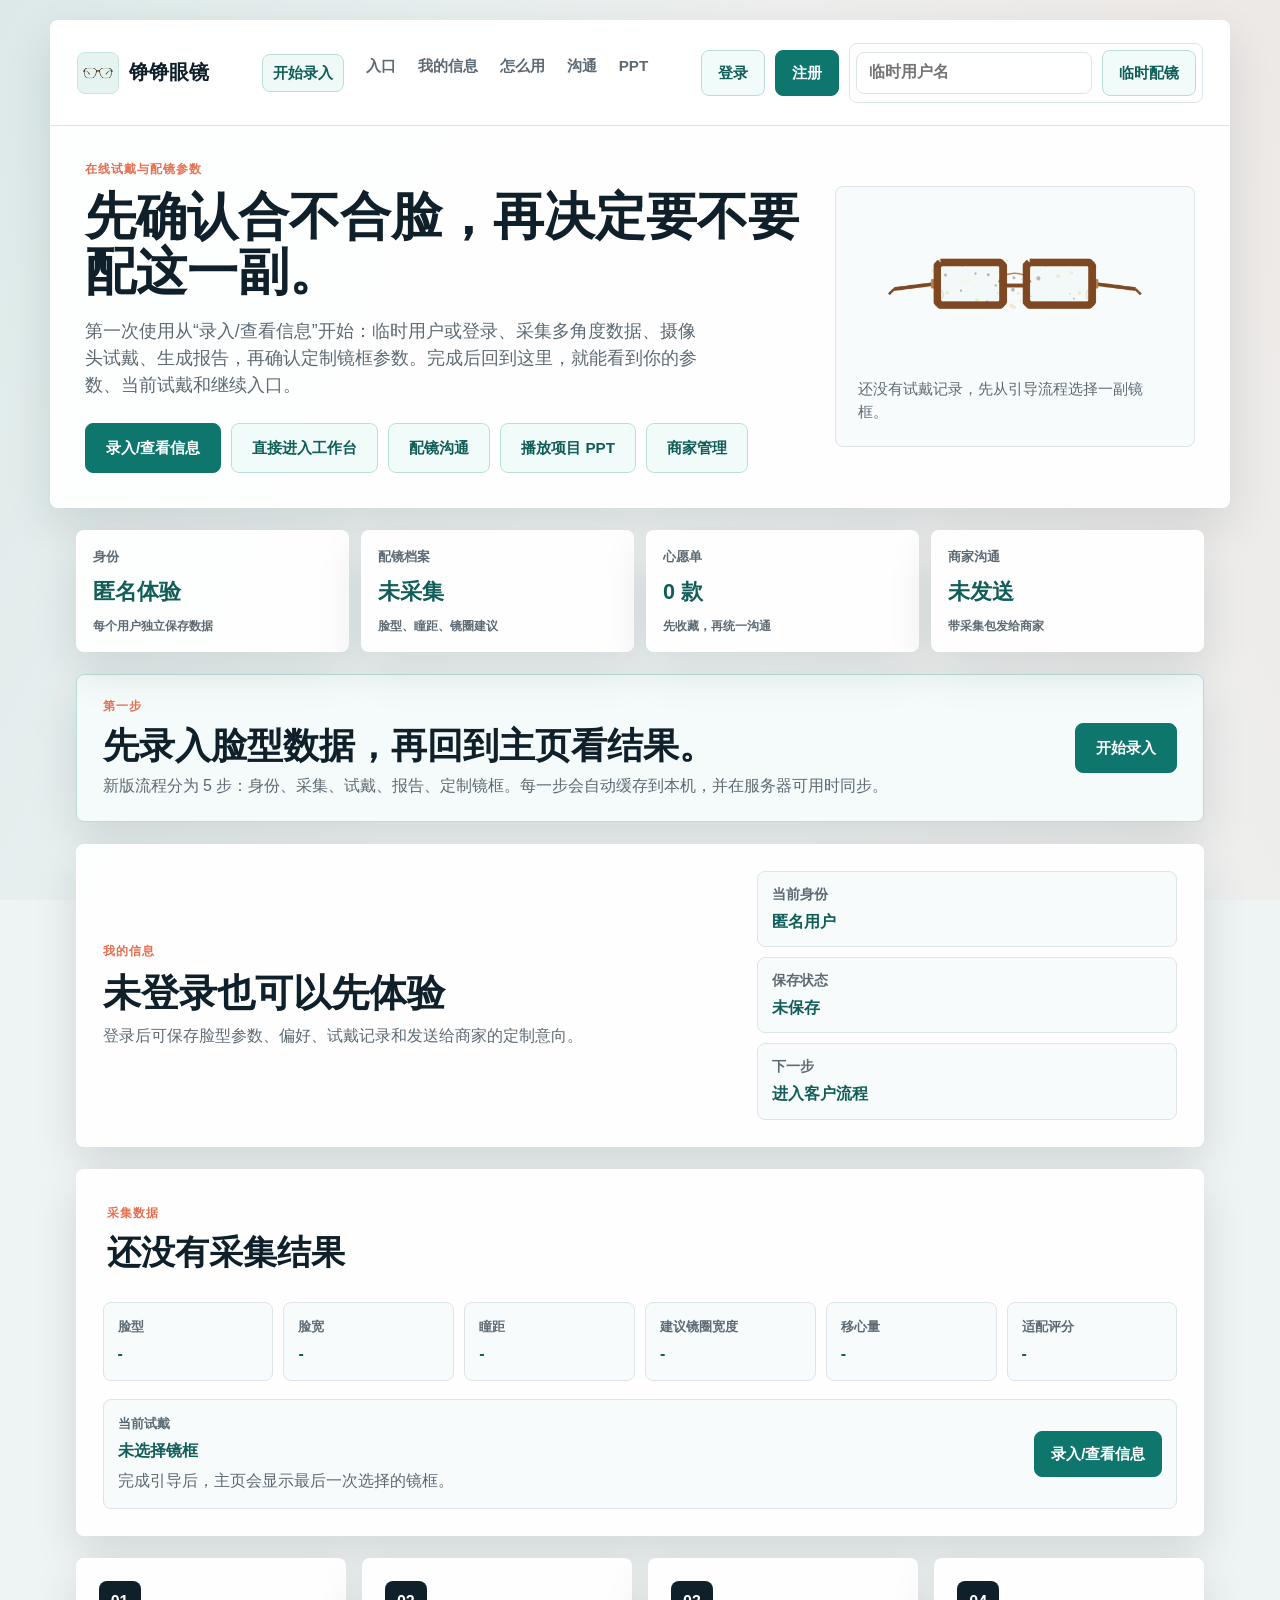
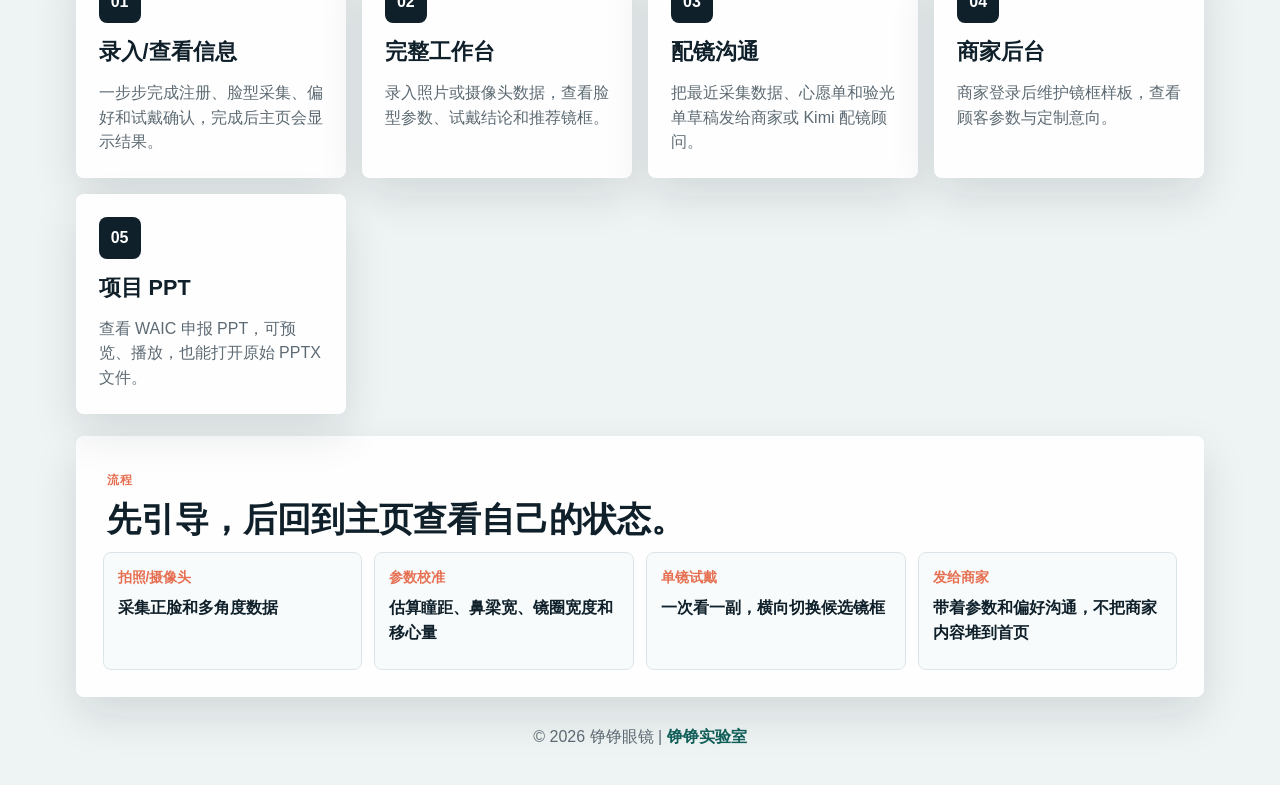
<file: index.html>
<!DOCTYPE html>
<html lang="zh-CN">
<head>
    <meta charset="UTF-8">
    <meta name="viewport" content="width=device-width, initial-scale=1.0">
    <meta name="description" content="铮铮眼镜提供在线试戴、脸型参数采集、镜框推荐和商家接单入口。">
    <title>铮铮眼镜 - 我的试戴主页</title>
    <link rel="icon" href="assets/favicon.png?v=20260621-app3" type="image/png">
    <link rel="apple-touch-icon" href="assets/apple-touch-icon.png?v=20260621-app3">
    <link rel="manifest" href="site.webmanifest?v=20260621-app3">
    <link rel="stylesheet" href="style.css?v=20260621-actionfix1">
</head>
<body class="home-page">
    <div class="glasses-container home-container">
        <header class="site-header home-header">
            <div class="header-top">
                <a href="./index.html" class="logo" aria-label="铮铮眼镜首页">
                    <span class="logo-mark">
                        <img src="assets/glasses-frame-ai-39.png?v=20260621-actionfix1" alt="">
                    </span>
                    <span>铮铮眼镜</span>
                </a>
                <nav class="top-nav" aria-label="页面导航">
                    <a class="nav-strong carry-user-link" href="./onboard.html">开始录入</a>
                    <a href="#entry-section">入口</a>
                    <a href="#profile-section">我的信息</a>
                    <a href="#how-it-works">怎么用</a>
                    <a class="carry-user-link" href="./chat.html">沟通</a>
                    <a href="./ppt.html">PPT</a>
                </nav>
                <div class="user-section" id="home-user-actions">
                    <a class="btn btn-secondary" id="home-login-link" href="https://zhengzhengstudio.cn/passport/login.html?redirect=https%3A%2F%2Fglasses.zhengzhengstudio.cn%2F&from=glasses">登录</a>
                    <a class="btn btn-primary" id="home-register-link" href="https://zhengzhengstudio.cn/passport/register.html?redirect=https%3A%2F%2Fglasses.zhengzhengstudio.cn%2F&from=glasses">注册</a>
                </div>
            </div>

            <section class="home-hero">
                <div class="home-hero-copy">
                    <p class="eyebrow">在线试戴与配镜参数</p>
                    <h1>先确认合不合脸，再决定要不要配这一副。</h1>
                    <p>第一次使用从“录入/查看信息”开始：临时用户或登录、采集多角度数据、摄像头试戴、生成报告，再确认定制镜框参数。完成后回到这里，就能看到你的参数、当前试戴和继续入口。</p>
                    <div class="hero-actions">
                        <a class="btn btn-primary btn-large carry-user-link" href="./onboard.html">录入/查看信息</a>
                        <a class="btn btn-secondary btn-large carry-user-link" href="./customer.html">直接进入工作台</a>
                        <a class="btn btn-secondary btn-large carry-user-link" href="./chat.html">配镜沟通</a>
                        <a class="btn btn-secondary btn-large" href="./ppt.html">播放项目 PPT</a>
                        <a class="btn btn-secondary btn-large carry-user-link" href="./merchant.html">商家管理</a>
                    </div>
                </div>
                <figure class="home-frame-preview">
                    <img id="home-current-frame" src="assets/glasses-frame-ai-46.png?v=20260621-actionfix1" alt="当前试戴镜框">
                    <figcaption id="home-frame-caption">还没有试戴记录，先从引导流程选择一副镜框。</figcaption>
                </figure>
            </section>
        </header>

        <main>
            <section class="home-status-grid" aria-label="当前使用状态">
                <div>
                    <span>身份</span>
                    <strong id="home-status-user">匿名体验</strong>
                    <small>每个用户独立保存数据</small>
                </div>
                <div>
                    <span>配镜档案</span>
                    <strong id="home-status-record">未采集</strong>
                    <small>脸型、瞳距、镜圈建议</small>
                </div>
                <div>
                    <span>心愿单</span>
                    <strong id="home-status-wishlist">0 款</strong>
                    <small>先收藏，再统一沟通</small>
                </div>
                <div>
                    <span>商家沟通</span>
                    <strong id="home-status-chat">未发送</strong>
                    <small>带采集包发给商家</small>
                </div>
            </section>

            <section class="home-onboard-banner" aria-label="录入入口">
                <div>
                    <p class="eyebrow">第一步</p>
                    <h2>先录入脸型数据，再回到主页看结果。</h2>
                    <p>新版流程分为 5 步：身份、采集、试戴、报告、定制镜框。每一步会自动缓存到本机，并在服务器可用时同步。</p>
                </div>
                <a class="btn btn-primary btn-large carry-user-link" href="./onboard.html">开始录入</a>
            </section>

            <section class="home-panel profile-panel" id="profile-section">
                <div>
                    <p class="eyebrow">我的信息</p>
                    <h2 id="home-profile-title">未登录也可以先体验</h2>
                    <p id="home-profile-desc">登录后可保存脸型参数、偏好、试戴记录和发送给商家的定制意向。</p>
                </div>
                <div class="profile-summary" id="home-profile-summary">
                    <div>
                        <span>当前身份</span>
                        <strong id="home-user-name">游客</strong>
                    </div>
                    <div>
                        <span>保存状态</span>
                        <strong id="home-save-state">未保存</strong>
                    </div>
                    <div>
                        <span>下一步</span>
                        <strong id="home-next-step">进入客户流程</strong>
                    </div>
                </div>
            </section>

            <section class="home-panel home-data-panel" id="home-data-panel">
                <div class="section-heading compact">
                    <p class="eyebrow">采集数据</p>
                    <h2 id="home-data-title">还没有采集结果</h2>
                </div>
                <div class="home-data-grid">
                    <div><span>脸型</span><strong id="home-face-shape">-</strong></div>
                    <div><span>脸宽</span><strong id="home-face-width">-</strong></div>
                    <div><span>瞳距</span><strong id="home-pd">-</strong></div>
                    <div><span>建议镜圈宽度</span><strong id="home-lens-width">-</strong></div>
                    <div><span>移心量</span><strong id="home-decentration">-</strong></div>
                    <div><span>适配评分</span><strong id="home-fit-score">-</strong></div>
                </div>
                <div class="home-current-tryon">
                    <div>
                        <span>当前试戴</span>
                        <strong id="home-frame-name">未选择镜框</strong>
                        <p id="home-frame-note">完成引导后，主页会显示最后一次选择的镜框。</p>
                    </div>
                    <a class="btn btn-primary carry-user-link" href="./onboard.html">录入/查看信息</a>
                </div>
            </section>

            <section class="entry-section" id="entry-section" aria-label="功能入口">
                <a class="entry-card carry-user-link" href="./onboard.html">
                    <span>01</span>
                    <h3>录入/查看信息</h3>
                    <p>一步步完成注册、脸型采集、偏好和试戴确认，完成后主页会显示结果。</p>
                </a>
                <a class="entry-card carry-user-link" href="./customer.html">
                    <span>02</span>
                    <h3>完整工作台</h3>
                    <p>录入照片或摄像头数据，查看脸型参数、试戴结论和推荐镜框。</p>
                </a>
                <a class="entry-card carry-user-link" href="./chat.html">
                    <span>03</span>
                    <h3>配镜沟通</h3>
                    <p>把最近采集数据、心愿单和验光单草稿发给商家或 Kimi 配镜顾问。</p>
                </a>
                <a class="entry-card carry-user-link" href="./merchant.html">
                    <span>04</span>
                    <h3>商家后台</h3>
                    <p>商家登录后维护镜框样板，查看顾客参数与定制意向。</p>
                </a>
                <a class="entry-card" href="./ppt.html">
                    <span>05</span>
                    <h3>项目 PPT</h3>
                    <p>查看 WAIC 申报 PPT，可预览、播放，也能打开原始 PPTX 文件。</p>
                </a>
            </section>

            <section class="home-panel" id="how-it-works">
                <div class="section-heading compact">
                    <p class="eyebrow">流程</p>
                    <h2>先引导，后回到主页查看自己的状态。</h2>
                </div>
                <div class="home-steps">
                    <div>
                        <span>拍照/摄像头</span>
                        <strong>采集正脸和多角度数据</strong>
                    </div>
                    <div>
                        <span>参数校准</span>
                        <strong>估算瞳距、鼻梁宽、镜圈宽度和移心量</strong>
                    </div>
                    <div>
                        <span>单镜试戴</span>
                        <strong>一次看一副，横向切换候选镜框</strong>
                    </div>
                    <div>
                        <span>发给商家</span>
                        <strong>带着参数和偏好沟通，不把商家内容堆到首页</strong>
                    </div>
                </div>
            </section>
        </main>

        <footer>
            <p>&copy; 2026 铮铮眼镜 | <a href="https://zhengzhengstudio.cn">铮铮实验室</a></p>
        </footer>
    </div>

    <script src="home.js?v=20260621-actionfix1"></script>
</body>
</html>
</file>
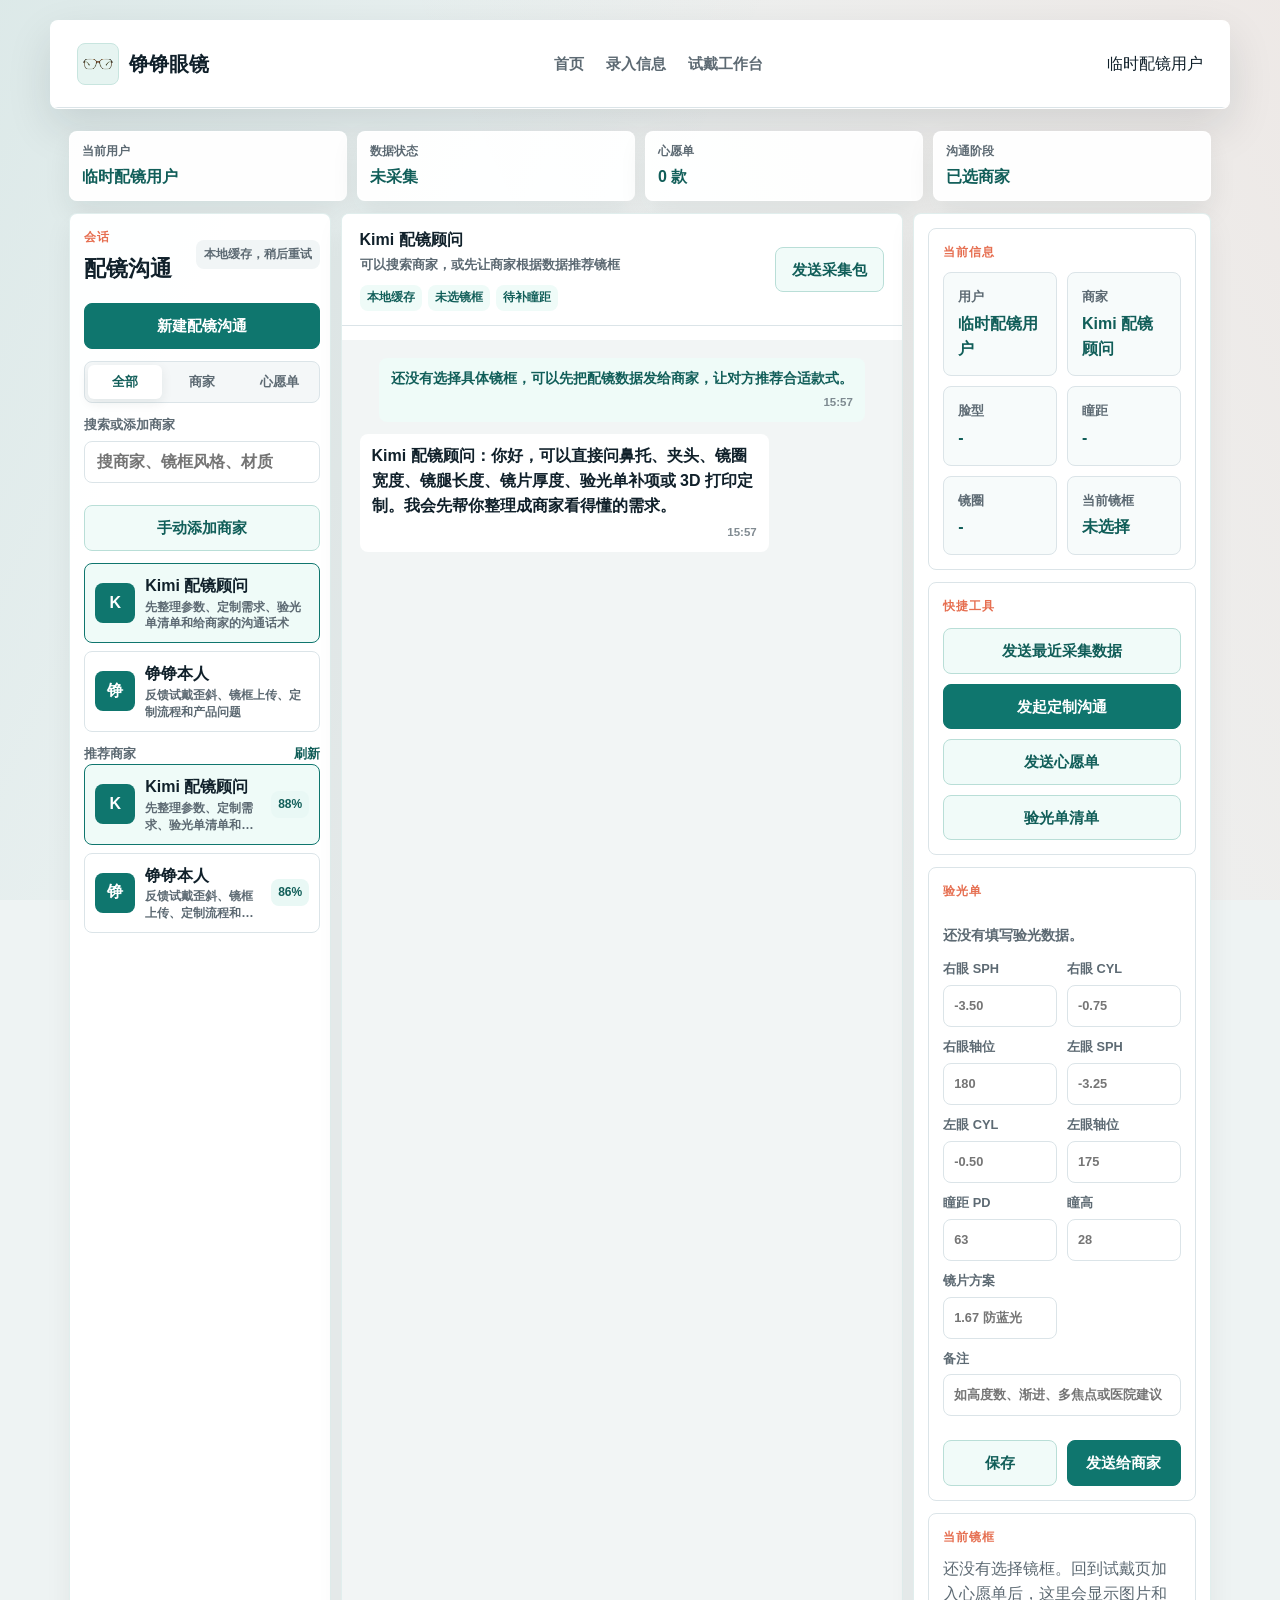
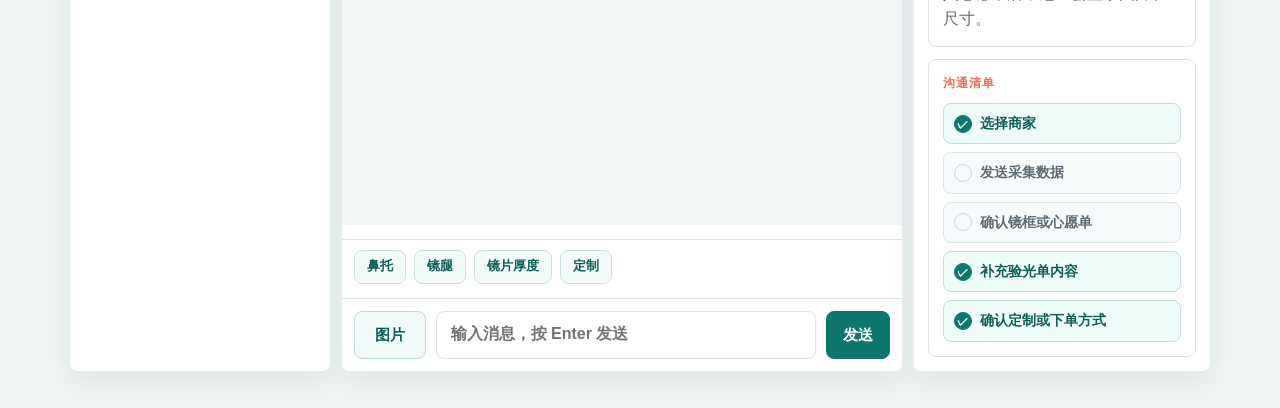
<file: chat.html>
<!DOCTYPE html>
<html lang="zh-CN">
<head>
    <meta charset="UTF-8">
    <meta name="viewport" content="width=device-width, initial-scale=1.0">
    <meta name="description" content="铮铮眼镜顾客与商家的配镜沟通页。">
    <title>铮铮眼镜 - 配镜沟通</title>
    <link rel="icon" href="assets/favicon.png?v=20260621-app3" type="image/png">
    <link rel="apple-touch-icon" href="assets/apple-touch-icon.png?v=20260621-app3">
    <link rel="manifest" href="site.webmanifest?v=20260621-app3">
    <link rel="stylesheet" href="style.css?v=20260621-actionfix1">
</head>
<body class="home-page chat-page">
    <div class="glasses-container home-container">
        <header class="site-header home-header">
            <div class="header-top">
                <a href="./index.html" class="logo" aria-label="铮铮眼镜首页">
                    <span class="logo-mark">
                        <img src="assets/glasses-frame-ai-39.png?v=20260621-actionfix1" alt="">
                    </span>
                    <span>铮铮眼镜</span>
                </a>
                <nav class="top-nav" aria-label="页面导航">
                    <a href="./index.html">首页</a>
                    <a href="./onboard.html">录入信息</a>
                    <a href="./customer.html">试戴工作台</a>
                </nav>
                <div class="user-section" id="chat-user-section">
                    <span>匿名用户</span>
                </div>
            </div>
        </header>

        <main>
            <section class="chat-product-bar" aria-label="沟通台状态">
                <div>
                    <span>当前用户</span>
                    <strong id="chat-product-user">匿名用户</strong>
                </div>
                <div>
                    <span>数据状态</span>
                    <strong id="chat-product-data">未采集</strong>
                </div>
                <div>
                    <span>心愿单</span>
                    <strong id="chat-product-wishlist">0 款</strong>
                </div>
                <div>
                    <span>沟通阶段</span>
                    <strong id="chat-product-stage">待选择商家</strong>
                </div>
            </section>

            <section class="chat-shell chat-wechat-shell">
                <aside class="chat-contact-rail" aria-label="会话与商家">
                    <div class="chat-rail-head">
                        <div>
                            <p class="eyebrow">会话</p>
                            <h1>配镜沟通</h1>
                        </div>
                        <span id="chat-sync-state">本地缓存</span>
                    </div>
                    <button class="btn btn-primary full-width" type="button" onclick="startNewConversation()">新建配镜沟通</button>
                    <div class="chat-filter-tabs" aria-label="会话筛选">
                        <button class="active" type="button" onclick="setChatFilter(this, 'all')">全部</button>
                        <button type="button" onclick="setChatFilter(this, 'merchant')">商家</button>
                        <button type="button" onclick="setChatFilter(this, 'wishlist')">心愿单</button>
                    </div>
                    <label class="chat-search">
                        <span>搜索或添加商家</span>
                        <input id="merchant-search" type="search" placeholder="搜商家、镜框风格、材质" oninput="handleMerchantSearch()">
                    </label>
                    <button class="btn btn-secondary full-width" type="button" onclick="addManualMerchant()">手动添加商家</button>
                    <div class="chat-contact-list" id="chat-conversation-list"></div>
                    <div class="chat-merchant-section">
                        <div class="chat-section-title">
                            <strong>推荐商家</strong>
                            <button type="button" onclick="loadMerchantCandidates()">刷新</button>
                        </div>
                        <div class="chat-merchant-results" id="chat-merchant-results"></div>
                    </div>
                </aside>

                <section class="chat-panel chat-main-panel" aria-label="聊天窗口">
                    <div class="chat-window-head">
                        <div>
                            <strong id="chat-conversation-title">选择商家开始沟通</strong>
                            <span id="chat-conversation-subtitle">可以按当前镜框匹配商家，也可以和 Kimi 配镜顾问先整理需求。</span>
                            <div class="chat-header-meta" id="chat-header-meta"></div>
                        </div>
                        <button class="btn btn-secondary" type="button" onclick="sendReportPackage()">发送采集包</button>
                    </div>
                    <div class="chat-thread" id="chat-thread"></div>
                    <div class="chat-quick-replies" aria-label="常用问题">
                        <button type="button" onclick="sendQuickQuestion('这副镜框的鼻托能不能调高？如果鼻梁容易压，需要换哪种鼻托？')">鼻托</button>
                        <button type="button" onclick="sendQuickQuestion('请帮我判断镜腿长度是否合适，耳后会不会压。')">镜腿</button>
                        <button type="button" onclick="sendQuickQuestion('如果度数比较高，这个镜圈宽度会不会让镜片太厚？')">镜片厚度</button>
                        <button type="button" onclick="sendQuickQuestion('我想定制镜框，请告诉我需要补哪些参数和预计流程。')">定制</button>
                    </div>
                    <form class="chat-input-row" onsubmit="sendChatMessage(event)">
                        <button class="btn btn-secondary chat-image-button" type="button" onclick="openChatImagePicker()">图片</button>
                        <input id="chat-image-input" type="file" accept="image/*" hidden onchange="sendChatImage(this)">
                        <input id="chat-input" type="text" placeholder="输入消息，按 Enter 发送">
                        <button class="btn btn-primary" type="submit">发送</button>
                    </form>
                </section>

                <aside class="chat-info-panel" aria-label="配镜信息栏">
                    <div class="chat-info-card">
                        <p class="eyebrow">当前信息</p>
                        <div class="home-data-grid compact-chat-data">
                            <div><span>用户</span><strong id="chat-user-name">匿名用户</strong></div>
                            <div><span>商家</span><strong id="chat-merchant-name">未选择</strong></div>
                            <div><span>脸型</span><strong id="chat-face-shape">-</strong></div>
                            <div><span>瞳距</span><strong id="chat-pd">-</strong></div>
                            <div><span>镜圈</span><strong id="chat-lens-width">-</strong></div>
                            <div><span>当前镜框</span><strong id="chat-frame-name">未选择</strong></div>
                        </div>
                    </div>
                    <div class="chat-info-card">
                        <p class="eyebrow">快捷工具</p>
                        <div class="chat-tools">
                            <button class="btn btn-secondary" type="button" onclick="sendReportPackage()">发送最近采集数据</button>
                            <button class="btn btn-primary" type="button" onclick="sendCustomRequest()">发起定制沟通</button>
                            <button class="btn btn-secondary" type="button" onclick="sendWishlistPackage()">发送心愿单</button>
                            <button class="btn btn-secondary" type="button" onclick="sendPrescriptionChecklist()">验光单清单</button>
                        </div>
                    </div>
                    <div class="chat-info-card chat-prescription-card">
                        <p class="eyebrow">验光单</p>
                        <div class="chat-prescription-summary" id="chat-prescription-summary">还没有填写验光数据。</div>
                        <div class="chat-prescription-grid">
                            <label><span>右眼 SPH</span><input id="chat-od-sphere" type="text" inputmode="decimal" placeholder="-3.50" oninput="saveChatPrescription(false)"></label>
                            <label><span>右眼 CYL</span><input id="chat-od-cylinder" type="text" inputmode="decimal" placeholder="-0.75" oninput="saveChatPrescription(false)"></label>
                            <label><span>右眼轴位</span><input id="chat-od-axis" type="number" min="0" max="180" placeholder="180" oninput="saveChatPrescription(false)"></label>
                            <label><span>左眼 SPH</span><input id="chat-os-sphere" type="text" inputmode="decimal" placeholder="-3.25" oninput="saveChatPrescription(false)"></label>
                            <label><span>左眼 CYL</span><input id="chat-os-cylinder" type="text" inputmode="decimal" placeholder="-0.50" oninput="saveChatPrescription(false)"></label>
                            <label><span>左眼轴位</span><input id="chat-os-axis" type="number" min="0" max="180" placeholder="175" oninput="saveChatPrescription(false)"></label>
                            <label><span>瞳距 PD</span><input id="chat-rx-pd" type="number" min="45" max="80" placeholder="63" oninput="saveChatPrescription(false)"></label>
                            <label><span>瞳高</span><input id="chat-rx-height" type="number" min="15" max="45" placeholder="28" oninput="saveChatPrescription(false)"></label>
                            <label><span>镜片方案</span><input id="chat-rx-lens-type" type="text" placeholder="1.67 防蓝光" oninput="saveChatPrescription(false)"></label>
                            <label class="wide"><span>备注</span><input id="chat-rx-note" type="text" placeholder="如高度数、渐进、多焦点或医院建议" oninput="saveChatPrescription(false)"></label>
                        </div>
                        <div class="chat-tools two-col">
                            <button class="btn btn-secondary" type="button" onclick="saveChatPrescription(true)">保存</button>
                            <button class="btn btn-primary" type="button" onclick="sendPrescriptionPackage()">发送给商家</button>
                        </div>
                    </div>
                    <div class="chat-info-card">
                        <p class="eyebrow">当前镜框</p>
                        <div class="chat-frame-card" id="chat-frame-card"></div>
                    </div>
                    <div class="chat-info-card">
                        <p class="eyebrow">沟通清单</p>
                        <div class="chat-checklist" id="chat-checklist"></div>
                    </div>
                </aside>
            </section>
        </main>
    </div>

    <div class="chat-image-viewer" id="chat-image-viewer" aria-hidden="true" onclick="closeChatImageViewer()">
        <div class="chat-image-viewer-dialog" onclick="event.stopPropagation()">
            <button type="button" aria-label="关闭图片预览" onclick="closeChatImageViewer()">×</button>
            <img id="chat-image-viewer-img" alt="聊天图片预览">
        </div>
    </div>

    <script src="chat.js?v=20260621-actionfix1"></script>
</body>
</html>
</file>
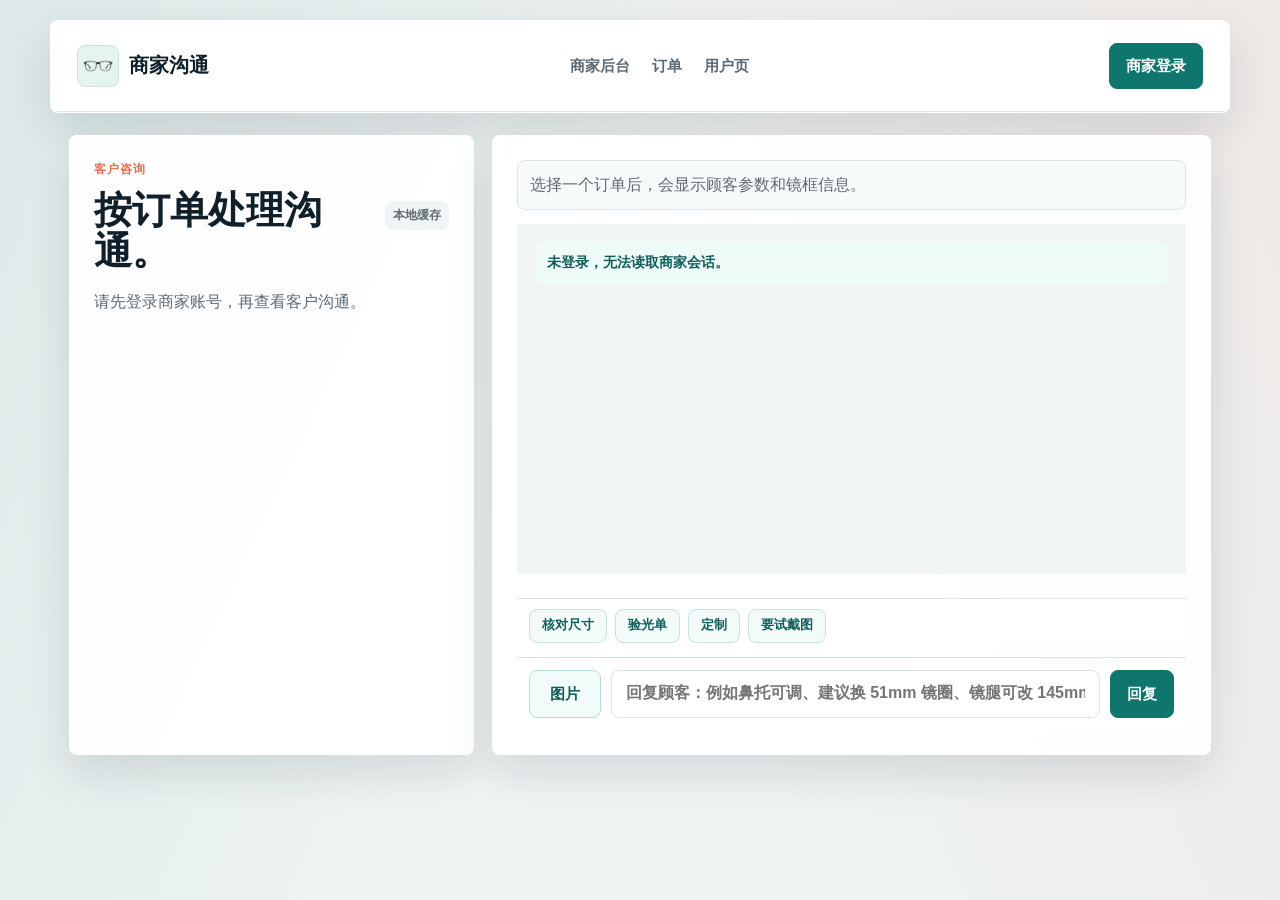
<file: merchant-chat.html>
<!DOCTYPE html>
<html lang="zh-CN">
<head>
    <meta charset="UTF-8">
    <meta name="viewport" content="width=device-width, initial-scale=1.0">
    <meta name="description" content="铮铮眼镜商家沟通台，用于查看顾客参数、订单与定制沟通记录。">
    <title>商家沟通 - 铮铮眼镜</title>
    <link rel="icon" href="assets/favicon.png?v=20260621-app3" type="image/png">
    <link rel="apple-touch-icon" href="assets/apple-touch-icon.png?v=20260621-app3">
    <link rel="manifest" href="site.webmanifest?v=20260621-app3">
    <link rel="stylesheet" href="style.css?v=20260621-actionfix1">
</head>
<body class="merchant-page chat-page">
    <div class="glasses-container home-container">
        <header class="site-header home-header">
            <div class="header-top">
                <a href="./merchant.html" class="logo" aria-label="返回商家后台">
                    <span class="logo-mark">
                        <img src="assets/glasses-frame-black-rectangle-v1.png" alt="">
                    </span>
                    <span>商家沟通</span>
                </a>
                <nav class="top-nav" aria-label="商家沟通导航">
                    <a href="./merchant.html">商家后台</a>
                    <a href="./merchant.html#orders">订单</a>
                    <a href="./index.html">用户页</a>
                </nav>
                <div class="user-section" id="merchant-chat-user">
                    <span>商家用户</span>
                </div>
            </div>
        </header>

        <main>
            <section class="merchant-chat-shell">
                <aside class="merchant-chat-sidebar">
                    <div class="card-heading">
                        <div>
                            <p class="eyebrow">客户咨询</p>
                            <h1>按订单处理沟通。</h1>
                        </div>
                        <span id="merchant-chat-sync" class="chat-sync-pill">本地缓存</span>
                    </div>
                    <div class="merchant-chat-orders" id="merchant-chat-orders">
                        <p class="text-dim">正在读取订单...</p>
                    </div>
                </aside>

                <section class="chat-panel merchant-chat-panel" aria-label="商家聊天窗口">
                    <div class="merchant-order-summary" id="merchant-order-summary">
                        <p class="text-dim">选择一个订单后，会显示顾客参数和镜框信息。</p>
                    </div>
                    <div class="chat-thread" id="merchant-chat-thread"></div>
                    <div class="chat-quick-replies merchant-quick-replies" aria-label="商家快捷回复">
                        <button type="button" onclick="sendMerchantQuick('我先帮你核对镜圈宽度、鼻梁宽和移心量，再判断是否需要换框或调鼻托。')">核对尺寸</button>
                        <button type="button" onclick="sendMerchantQuick('这类情况建议补充医院或门店验光单：球镜、散光、轴位、瞳距和瞳高。网站采集数据只用于镜框适配参考。')">验光单</button>
                        <button type="button" onclick="sendMerchantQuick('如果要做定制，我需要确认材料、鼻托高度、镜腿长度、是否夹头/下滑，以及你希望的风格。')">定制</button>
                        <button type="button" onclick="sendMerchantQuick('请再发一张正脸清晰试戴图，我会按眼位和镜框边缘判断是否偏高、偏低或歪斜。')">要试戴图</button>
                    </div>
                    <form class="chat-input-row" onsubmit="sendMerchantMessage(event)">
                        <button class="btn btn-secondary chat-image-button" type="button" onclick="openMerchantImagePicker()">图片</button>
                        <input id="merchant-chat-image-input" type="file" accept="image/*" hidden onchange="sendMerchantChatImage(this)">
                        <input id="merchant-chat-input" type="text" placeholder="回复顾客：例如鼻托可调、建议换 51mm 镜圈、镜腿可改 145mm">
                        <button class="btn btn-primary" type="submit">回复</button>
                    </form>
                </section>
            </section>
        </main>
    </div>

    <div class="chat-image-viewer" id="merchant-chat-image-viewer" aria-hidden="true" onclick="closeMerchantChatImage()">
        <div class="chat-image-viewer-dialog" onclick="event.stopPropagation()">
            <button type="button" aria-label="关闭图片预览" onclick="closeMerchantChatImage()">×</button>
            <img id="merchant-chat-image-viewer-img" alt="商家聊天图片预览">
        </div>
    </div>

    <script src="merchant-chat.js?v=20260621-actionfix1"></script>
</body>
</html>
</file>
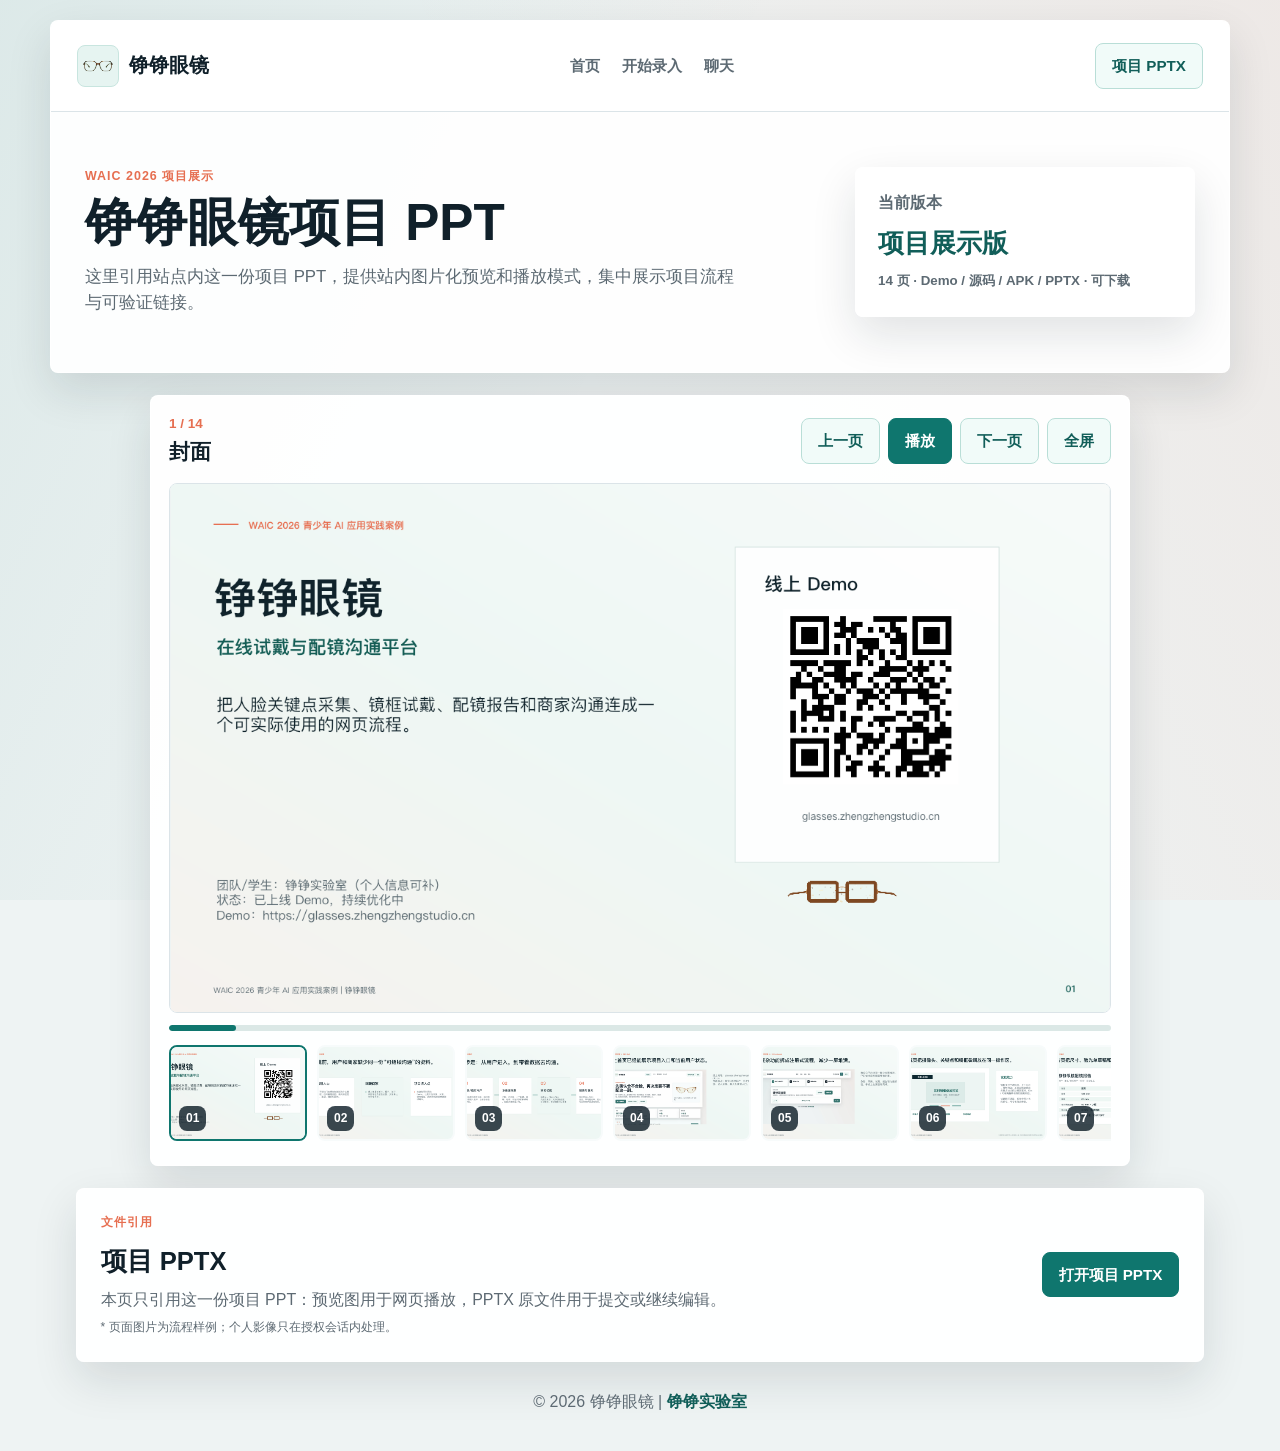
<file: ppt.html>
<!DOCTYPE html>
<html lang="zh-CN">
<head>
    <meta charset="UTF-8">
    <meta name="viewport" content="width=device-width, initial-scale=1.0">
    <meta name="description" content="铮铮眼镜 WAIC 2026 项目 PPT 预览与播放。">
    <title>铮铮眼镜 - 项目 PPT 预览</title>
    <link rel="icon" href="assets/favicon.png?v=20260621-app3" type="image/png">
    <link rel="apple-touch-icon" href="assets/apple-touch-icon.png?v=20260621-app3">
    <link rel="manifest" href="site.webmanifest?v=20260621-app3">
    <link rel="stylesheet" href="style.css?v=20260523-ppt-public2">
</head>
<body class="ppt-page">
    <div class="glasses-container ppt-container">
        <header class="site-header ppt-header">
            <div class="header-top">
                <a href="./index.html" class="logo" aria-label="回到铮铮眼镜首页">
                    <span class="logo-mark">
                        <img src="assets/glasses-frame-ai-39.png?v=20260523-ppt-public2" alt="">
                    </span>
                    <span>铮铮眼镜</span>
                </a>
                <nav class="top-nav" aria-label="页面导航">
                    <a href="./index.html">首页</a>
                    <a class="carry-user-link" href="./onboard.html">开始录入</a>
                    <a class="carry-user-link" href="./chat.html">聊天</a>
                </nav>
                <div class="user-section">
                    <a class="btn btn-secondary" href="assets/ppt/glasses-zhengzhengstudio-waic2026-ppt.pptx">项目 PPTX</a>
                </div>
            </div>

            <section class="ppt-hero">
                <div>
                    <p class="eyebrow">WAIC 2026 项目展示</p>
                    <h1>铮铮眼镜项目 PPT</h1>
                    <p>这里引用站点内这一份项目 PPT，提供站内图片化预览和播放模式，集中展示项目流程与可验证链接。</p>
                </div>
                <div class="ppt-meta-card">
                    <span>当前版本</span>
                    <strong>项目展示版</strong>
                    <small>14 页 · Demo / 源码 / APK / PPTX · 可下载</small>
                </div>
            </section>
        </header>

        <main class="ppt-main">
            <section class="ppt-player-card" aria-label="PPT 播放器">
                <div class="ppt-toolbar">
                    <div>
                        <span id="ppt-counter">1 / 14</span>
                        <strong id="ppt-title">封面</strong>
                    </div>
                    <div class="ppt-actions">
                        <button class="btn btn-secondary" type="button" id="ppt-prev">上一页</button>
                        <button class="btn btn-primary" type="button" id="ppt-play">播放</button>
                        <button class="btn btn-secondary" type="button" id="ppt-next">下一页</button>
                        <button class="btn btn-secondary" type="button" id="ppt-fullscreen">全屏</button>
                    </div>
                </div>

                <figure class="ppt-stage" id="ppt-stage">
                    <img id="ppt-slide" src="assets/ppt/preview-private-v2/slide-01.png?v=20260523-ppt-public2" alt="铮铮眼镜 PPT 第 1 页">
                </figure>

                <div class="ppt-progress" aria-hidden="true">
                    <span id="ppt-progress-bar"></span>
                </div>

                <div class="ppt-thumb-strip" id="ppt-thumbs" aria-label="幻灯片缩略图"></div>
            </section>

            <section class="ppt-reference-card" aria-label="项目 PPT 文件引用">
                <div>
                    <p class="eyebrow">文件引用</p>
                    <h2>项目 PPTX</h2>
                    <p>本页只引用这一份项目 PPT：预览图用于网页播放，PPTX 原文件用于提交或继续编辑。</p>
                    <p class="muted-note">* 页面图片为流程样例；个人影像只在授权会话内处理。</p>
                </div>
                <div class="ppt-file-actions">
                    <a class="btn btn-primary" href="assets/ppt/glasses-zhengzhengstudio-waic2026-ppt.pptx">打开项目 PPTX</a>
                </div>
            </section>
        </main>

        <footer>
            <p>&copy; 2026 铮铮眼镜 | <a href="https://zhengzhengstudio.cn">铮铮实验室</a></p>
        </footer>
    </div>

    <script src="ppt.js?v=20260523-ppt-public2"></script>
</body>
</html>
</file>
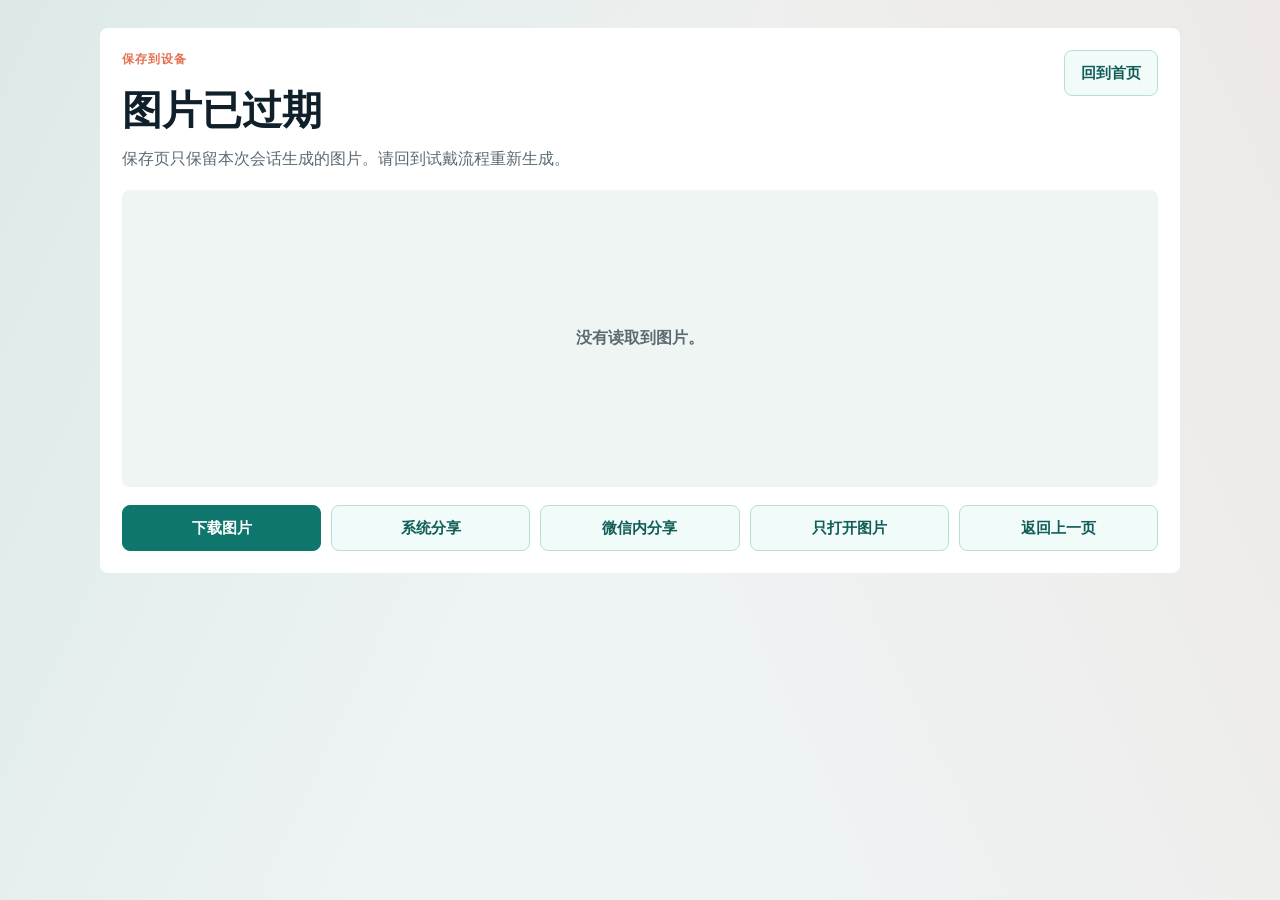
<file: save.html>
<!DOCTYPE html>
<html lang="zh-CN">
<head>
    <meta charset="UTF-8">
    <meta name="viewport" content="width=device-width, initial-scale=1.0">
    <meta name="description" content="铮铮眼镜图片保存页。">
    <title>铮铮眼镜 - 保存图片</title>
    <link rel="icon" href="assets/favicon.png?v=20260621-app3" type="image/png">
    <link rel="apple-touch-icon" href="assets/apple-touch-icon.png?v=20260621-app3">
    <link rel="manifest" href="site.webmanifest?v=20260621-app3">
    <link rel="stylesheet" href="style.css?v=20260621-actionfix1">
</head>
<body class="save-page">
    <main class="save-page-shell">
        <section class="save-page-card">
            <div class="save-page-head">
                <div>
                    <p class="eyebrow">保存到设备</p>
                    <h1 id="save-page-title">铮铮眼镜图片</h1>
                    <p id="save-page-hint">如果直接下载失败，可以长按图片保存。</p>
                </div>
                <a class="btn btn-secondary" href="./index.html">回到首页</a>
            </div>
            <div class="save-page-stage" id="save-page-stage">
                <p class="save-page-empty">正在读取图片...</p>
            </div>
            <div class="save-page-actions">
                <a class="btn btn-primary" id="save-page-download" href="#" download="glasses-image.png">下载图片</a>
                <button class="btn btn-secondary" id="save-page-share" type="button">系统分享</button>
                <button class="btn btn-secondary" id="save-page-wechat" type="button">微信内分享</button>
                <button class="btn btn-secondary" id="save-page-open" type="button">只打开图片</button>
                <button class="btn btn-secondary" type="button" onclick="history.length > 1 ? history.back() : location.href = './index.html'">返回上一页</button>
            </div>
        </section>
    </main>
    <script src="save.js?v=20260621-actionfix1"></script>
</body>
</html>
</file>
<file: style.css>
:root {
    --ink: #10202a;
    --muted: #5d6a73;
    --line: #dbe4e8;
    --surface: #ffffff;
    --surface-soft: #f3f7f8;
    --primary: #0f766e;
    --primary-dark: #115e59;
    --accent: #e66f51;
    --accent-soft: #fff1ec;
    --success: #178f5d;
    --warning: #d88a16;
    --danger: #d94c4c;
    --shadow: 0 18px 45px rgba(16, 32, 42, 0.12);
}

/* Short, product-like onboarding flow: each step only shows its own job. */
.onboard-page .hero-section {
    min-height: auto;
    padding-block: clamp(18px, 4vw, 38px);
}

.onboard-page .hero-copy h1 {
    max-width: 820px;
}

.onboard-page .hero-visual,
.onboard-page .trust-row,
.onboard-page .modeling-system-section,
.onboard-page .workflow-section,
.onboard-page .features-section,
.onboard-page .faq-section {
    display: none;
}

.onboard-page .dashboard-heading {
    margin-bottom: 14px;
}

.onboard-page .dashboard-workspace {
    align-items: start;
}

.onboard-page .tryon-panel,
.onboard-page .analysis-card,
.onboard-page .preference-card,
.onboard-page .recommendations-card,
.onboard-page .analysis-report-card {
    min-height: 0;
}

.onboard-page[data-onboard-step="1"] .user-dashboard,
.onboard-page[data-onboard-step="2"] .analysis-card,
.onboard-page[data-onboard-step="2"] .preference-card,
.onboard-page[data-onboard-step="2"] .recommendations-card,
.onboard-page[data-onboard-step="2"] .tryon-adjust-panel,
.onboard-page[data-onboard-step="2"] .size-calibration-inline,
.onboard-page[data-onboard-step="2"] .tryon-control,
.onboard-page[data-onboard-step="2"] .camera-fit-controls,
.onboard-page[data-onboard-step="2"] .tryon-strip,
.onboard-page[data-onboard-step="2"] .preference-card,
.onboard-page[data-onboard-step="2"] .recommendations-card {
    display: none !important;
}

.onboard-page[data-onboard-step="3"] .capture-only,
.onboard-page[data-onboard-step="3"] .recognition-tips,
.onboard-page[data-onboard-step="3"] .size-calibration-inline,
.onboard-page[data-onboard-step="3"] .action-capture-panel,
.onboard-page[data-onboard-step="3"] .analysis-card,
.onboard-page[data-onboard-step="3"] .capture-control:not(.tryon-control) {
    display: none !important;
}

.onboard-page[data-onboard-step="3"] .camera-action-guide small::after {
    content: " 可横向滑动下方镜框列表，切换后会立即叠加到摄像头画面。";
}

.onboard-page[data-onboard-step="4"] .dashboard-workspace {
    grid-template-columns: minmax(0, 1fr);
}

.onboard-page[data-onboard-step="4"] .analysis-card,
.onboard-page[data-onboard-step="4"] .recommendations-card,
.onboard-page[data-onboard-step="4"] .analysis-report-card {
    width: min(100%, 980px);
    margin-inline: auto;
}

.onboard-step-nav {
    position: sticky;
    bottom: 12px;
    z-index: 28;
    width: min(100% - 28px, 980px);
    margin: 18px auto 0;
    display: grid;
    grid-template-columns: minmax(110px, 1fr) auto minmax(110px, 1fr) minmax(110px, 1fr);
    align-items: center;
    gap: 10px;
    padding: 10px;
    border: 1px solid rgba(41, 103, 94, 0.14);
    border-radius: 8px;
    background: rgba(255, 255, 255, 0.94);
    box-shadow: 0 12px 32px rgba(25, 41, 48, 0.08);
    backdrop-filter: blur(14px);
}

.onboard-step-nav span {
    color: var(--muted);
    font-weight: 800;
    white-space: nowrap;
}

.chat-image-button {
    min-width: 72px;
}

.chat-image-thumb {
    display: block;
    margin-top: 8px;
    padding: 0;
    border: 0;
    background: transparent;
    cursor: zoom-in;
}

.chat-image-thumb img {
    display: block;
    max-width: min(260px, 62vw);
    max-height: 220px;
    border-radius: 8px;
    object-fit: contain;
    background: #f4f7f6;
    border: 1px solid rgba(41, 103, 94, 0.12);
}

.chat-image-viewer {
    position: fixed;
    inset: 0;
    z-index: 1000;
    display: none;
    place-items: center;
    padding: 20px;
    background: rgba(8, 19, 24, 0.72);
}

.chat-image-viewer.active {
    display: grid;
}

.chat-image-viewer-dialog {
    position: relative;
    width: min(92vw, 920px);
    max-height: 90svh;
    padding: 16px;
    border-radius: 10px;
    background: #fff;
}

.chat-image-viewer-dialog button {
    position: absolute;
    top: 10px;
    right: 10px;
    width: 38px;
    height: 38px;
    border: 0;
    border-radius: 50%;
    background: rgba(8, 19, 24, 0.82);
    color: #fff;
    font-size: 1.4rem;
    cursor: pointer;
}

.chat-image-viewer-dialog img {
    display: block;
    width: 100%;
    max-height: calc(90svh - 32px);
    object-fit: contain;
}

* {
    margin: 0;
    padding: 0;
    box-sizing: border-box;
}

html {
    scroll-behavior: smooth;
    font-size: calc(16px * var(--glasses-text-scale, 1));
}

body {
    min-height: 100vh;
    color: var(--ink);
    background: #eef3f3;
    font-family: -apple-system, BlinkMacSystemFont, "Segoe UI", Roboto, "Helvetica Neue", Arial, sans-serif;
    line-height: 1.55;
    margin: 0;
    padding: 0;
}

main {
    max-width: 1440px;
    width: calc(100% - clamp(24px, 4vw, 64px));
    margin: 0 auto;
}

body::before {
    content: "";
    position: fixed;
    inset: 0;
    z-index: -1;
    background:
        linear-gradient(115deg, rgba(15, 118, 110, 0.08), transparent 46%),
        linear-gradient(245deg, rgba(230, 111, 81, 0.08), transparent 52%),
        #eef3f3;
}

a {
    color: inherit;
}

button,
input,
select,
textarea {
    font: inherit;
}

.glasses-container {
    max-width: 1440px;
    width: calc(100% - clamp(24px, 4vw, 64px));
    margin: 0 auto;
    padding: 20px 0 36px;
    position: relative;
}

.site-header,
.login-prompt,
.audience-panel,
.workflow-step,
.dashboard-card,
.feature-card,
.stat-card,
.merchant-console,
.modal-content {
    border: 1px solid rgba(255, 255, 255, 0.72);
    border-radius: 8px;
    background: rgba(255, 255, 255, 0.92);
    box-shadow: var(--shadow);
}

.site-header {
    overflow: hidden;
}

.header-top {
    display: grid;
    grid-template-columns: auto 1fr auto;
    align-items: center;
    gap: 22px;
    padding: 22px 26px;
    border-bottom: 1px solid var(--line);
    background: rgba(255, 255, 255, 0.82);
    backdrop-filter: blur(16px);
}

.logo {
    display: inline-flex;
    align-items: center;
    gap: 10px;
    color: var(--ink);
    text-decoration: none;
    font-size: 1.25rem;
    font-weight: 800;
    letter-spacing: 0;
    white-space: nowrap;
}

.logo-mark {
    width: 42px;
    height: 42px;
    display: inline-flex;
    align-items: center;
    justify-content: center;
    background: #e6f4f1;
    border: 1px solid #c8e5df;
    border-radius: 8px;
    overflow: hidden;
}

.logo-mark img {
    width: 34px;
    height: 24px;
    object-fit: contain;
}

.top-nav {
    display: flex;
    justify-content: center;
    gap: 22px;
}

.top-nav a {
    color: var(--muted);
    text-decoration: none;
    font-size: 0.95rem;
    font-weight: 650;
}

.top-nav a:hover {
    color: var(--primary);
}

.top-nav .nav-strong {
    color: var(--primary-dark);
    padding: 6px 10px;
    border: 1px solid #b9ded7;
    border-radius: 8px;
    background: #effaf8;
}

.user-section,
.hero-actions,
.login-buttons,
.modal-actions,
.order-actions,
.order-controls {
    display: flex;
    align-items: center;
    gap: 10px;
    flex-wrap: wrap;
}

.user-avatar {
    width: 40px;
    height: 40px;
    border-radius: 8px;
    display: grid;
    place-items: center;
    background: var(--primary);
    color: #fff;
}

.btn {
    min-height: 40px;
    border: 1px solid transparent;
    border-radius: 8px;
    padding: 10px 16px;
    display: inline-flex;
    align-items: center;
    justify-content: center;
    gap: 8px;
    color: var(--ink);
    background: #fff;
    cursor: pointer;
    text-decoration: none;
    font-size: 0.95rem;
    font-weight: 750;
    transition: transform 0.18s ease, box-shadow 0.18s ease, background 0.18s ease, border-color 0.18s ease;
}

.btn:hover {
    transform: translateY(-1px);
}

.btn-primary {
    color: #fff;
    background: var(--primary);
    border-color: var(--primary);
}

.btn-primary:hover {
    background: var(--primary-dark);
    box-shadow: 0 12px 24px rgba(15, 118, 110, 0.24);
}

.btn-secondary {
    color: var(--primary-dark);
    background: #f1fbf9;
    border-color: #b9ded7;
}

.btn-secondary:hover {
    background: #e2f4f1;
}

.btn-success {
    color: #fff;
    background: var(--success);
    border-color: var(--success);
}

.btn-large {
    min-height: 48px;
    padding: 12px 20px;
}

.full-width {
    width: 100%;
    margin-top: 10px;
}

.hero-section {
    min-height: 560px;
    display: grid;
    grid-template-columns: minmax(0, 1.05fr) minmax(360px, 0.95fr);
    align-items: center;
    gap: 34px;
    padding: 54px 44px 46px;
}

.home-container {
    max-width: 1180px;
}

.home-page main,
.customer-page main,
.customer-page .glasses-container {
    max-width: 1180px;
}

.home-header {
    margin-bottom: 22px;
}

.home-hero {
    min-height: 380px;
    display: grid;
    grid-template-columns: minmax(0, 1fr) minmax(260px, 360px);
    align-items: center;
    gap: 28px;
    padding: 34px 34px;
}

.home-hero-copy {
    max-width: 720px;
}

.home-hero-copy h1 {
    max-width: 720px;
    font-size: clamp(2rem, 4vw, 3.25rem);
    line-height: 1.08;
    letter-spacing: 0;
}

.home-hero-copy p:not(.eyebrow) {
    max-width: 620px;
    margin: 18px 0 24px;
    color: var(--muted);
    font-size: 1.1rem;
}

.home-frame-preview {
    min-height: 240px;
    padding: 22px;
    display: grid;
    align-content: center;
    gap: 18px;
    border: 1px solid var(--line);
    border-radius: 8px;
    background: #f7fbfb;
}

.home-frame-preview img {
    width: 100%;
    max-height: 150px;
    object-fit: contain;
}

.home-frame-preview figcaption {
    color: var(--muted);
    font-size: 0.95rem;
}

.home-panel {
    margin-top: 22px;
    padding: 26px;
    border: 1px solid rgba(255, 255, 255, 0.72);
    border-radius: 8px;
    background: rgba(255, 255, 255, 0.92);
    box-shadow: var(--shadow);
}

.home-status-grid {
    margin-top: 22px;
    display: grid;
    grid-template-columns: repeat(4, minmax(0, 1fr));
    gap: 12px;
}

.home-status-grid div {
    min-height: 108px;
    padding: 16px;
    display: grid;
    align-content: space-between;
    gap: 8px;
    border: 1px solid rgba(255, 255, 255, 0.72);
    border-radius: 8px;
    background: rgba(255, 255, 255, 0.92);
    box-shadow: var(--shadow);
}

.home-status-grid span,
.home-status-grid small {
    color: var(--muted);
    font-weight: 750;
}

.home-status-grid span {
    font-size: 0.82rem;
}

.home-status-grid strong {
    color: var(--primary-dark);
    font-size: 1.35rem;
}

.home-status-grid small {
    font-size: 0.78rem;
    line-height: 1.45;
}

.home-onboard-banner {
    margin-top: 22px;
    padding: 22px 26px;
    display: grid;
    grid-template-columns: minmax(0, 1fr) auto;
    align-items: center;
    gap: 20px;
    border: 1px solid #b9ded7;
    border-radius: 8px;
    background: #f4fbfa;
    box-shadow: var(--shadow);
}

.onboard-page .home-onboard-banner {
    width: min(100%, 980px);
    margin-left: auto;
    margin-right: auto;
}

.home-onboard-banner h2 {
    font-size: clamp(1.5rem, 3vw, 2.25rem);
    line-height: 1.12;
}

.home-onboard-banner p:not(.eyebrow) {
    margin-top: 8px;
    color: var(--muted);
}

.profile-panel {
    display: grid;
    grid-template-columns: minmax(0, 1fr) minmax(280px, 420px);
    gap: 22px;
    align-items: center;
}

.profile-panel h2 {
    font-size: clamp(1.6rem, 3vw, 2.4rem);
    line-height: 1.12;
}

.profile-panel p:not(.eyebrow) {
    margin-top: 10px;
    color: var(--muted);
}

.profile-summary {
    display: grid;
    gap: 10px;
}

.profile-summary div {
    min-height: 68px;
    padding: 12px 14px;
    display: grid;
    gap: 4px;
    border: 1px solid var(--line);
    border-radius: 8px;
    background: #f7fbfb;
}

.profile-summary span {
    color: var(--muted);
    font-size: 0.86rem;
    font-weight: 700;
}

.profile-summary strong {
    color: var(--primary-dark);
}

.home-data-panel {
    display: grid;
    gap: 18px;
}

.home-data-grid {
    display: grid;
    grid-template-columns: repeat(6, minmax(0, 1fr));
    gap: 10px;
}

.home-data-grid div,
.home-current-tryon {
    padding: 14px;
    border: 1px solid var(--line);
    border-radius: 8px;
    background: #f7fbfb;
}

.home-data-grid span,
.home-current-tryon span {
    display: block;
    margin-bottom: 4px;
    color: var(--muted);
    font-size: 0.82rem;
    font-weight: 750;
}

.home-data-grid strong,
.home-current-tryon strong {
    color: var(--primary-dark);
}

.home-current-tryon {
    display: flex;
    align-items: center;
    justify-content: space-between;
    gap: 16px;
}

.home-current-tryon p {
    margin-top: 6px;
    color: var(--muted);
}

.home-user-pill {
    min-height: 40px;
    padding: 9px 12px;
    display: inline-flex;
    align-items: center;
    border: 1px solid #b9ded7;
    border-radius: 8px;
    color: var(--primary-dark);
    background: #f1fbf9;
    font-weight: 750;
}

.entry-section {
    margin-top: 22px;
    display: grid;
    grid-template-columns: repeat(4, minmax(0, 1fr));
    gap: 16px;
}

.entry-card {
    min-height: 210px;
    padding: 22px;
    display: grid;
    align-content: start;
    gap: 12px;
    color: inherit;
    text-decoration: none;
    border: 1px solid rgba(255, 255, 255, 0.72);
    border-radius: 8px;
    background: rgba(255, 255, 255, 0.92);
    box-shadow: var(--shadow);
    transition: transform 0.18s ease, border-color 0.18s ease;
}

.entry-card:hover {
    transform: translateY(-2px);
    border-color: #94cbc3;
}

.entry-card span {
    width: 42px;
    height: 42px;
    display: grid;
    place-items: center;
    border-radius: 8px;
    color: #fff;
    background: var(--ink);
    font-weight: 850;
}

.entry-card h3 {
    font-size: 1.35rem;
}

.entry-card p {
    color: var(--muted);
}

.home-steps {
    display: grid;
    grid-template-columns: repeat(4, minmax(0, 1fr));
    gap: 12px;
}

.home-steps div {
    min-height: 118px;
    padding: 14px;
    display: grid;
    align-content: start;
    gap: 8px;
    border: 1px solid var(--line);
    border-radius: 8px;
    background: #f7fbfb;
}

.home-steps span {
    color: var(--accent);
    font-size: 0.86rem;
    font-weight: 850;
}

.ppt-container {
    max-width: 1180px;
}

.ppt-header {
    margin-bottom: 22px;
}

.ppt-hero {
    min-height: 260px;
    padding: 34px;
    display: grid;
    grid-template-columns: minmax(0, 1fr) minmax(260px, 340px);
    gap: 24px;
    align-items: center;
}

.ppt-hero h1 {
    font-size: clamp(2rem, 4vw, 3.5rem);
    line-height: 1.05;
}

.ppt-hero p:not(.eyebrow) {
    max-width: 650px;
    margin-top: 14px;
    color: var(--muted);
    font-size: 1.05rem;
}

.ppt-meta-card,
.ppt-player-card,
.ppt-reference-card {
    border: 1px solid rgba(255, 255, 255, 0.72);
    border-radius: 8px;
    background: rgba(255, 255, 255, 0.94);
    box-shadow: var(--shadow);
}

.ppt-meta-card {
    min-height: 150px;
    padding: 22px;
    display: grid;
    align-content: center;
    gap: 8px;
}

.ppt-meta-card span,
.ppt-meta-card small {
    color: var(--muted);
    font-weight: 750;
}

.ppt-meta-card strong {
    color: var(--primary-dark);
    font-size: 1.6rem;
}

.ppt-main {
    display: grid;
    gap: 22px;
}

.ppt-player-card {
    padding: 18px;
    max-width: 980px;
    margin: 0 auto;
    width: 100%;
}

.ppt-toolbar {
    display: flex;
    align-items: center;
    justify-content: space-between;
    gap: 16px;
    margin-bottom: 14px;
}

.ppt-toolbar > div:first-child {
    display: grid;
    gap: 2px;
}

.ppt-toolbar span {
    color: var(--accent);
    font-size: 0.84rem;
    font-weight: 850;
}

.ppt-toolbar strong {
    font-size: 1.3rem;
}

.ppt-actions {
    display: flex;
    gap: 8px;
    flex-wrap: wrap;
}

.ppt-stage {
    overflow: hidden;
    border: 1px solid var(--line);
    border-radius: 8px;
    background: #0d2730;
    aspect-ratio: 16 / 9;
    max-height: min(68vh, 620px);
    max-height: min(68svh, 620px);
}

.ppt-stage:fullscreen {
    width: 100vw;
    height: 100vh;
    display: grid;
    place-items: center;
    border-radius: 0;
}

.ppt-stage img {
    width: 100%;
    height: 100%;
    display: block;
    object-fit: contain;
    background: #eef3f3;
    user-select: none;
}

.ppt-progress {
    height: 6px;
    margin: 12px 0 14px;
    overflow: hidden;
    border-radius: 999px;
    background: #dbe8e6;
}

.ppt-progress span {
    width: 0;
    height: 100%;
    display: block;
    border-radius: inherit;
    background: var(--primary);
    transition: width 0.22s ease;
}

.ppt-thumb-strip {
    display: grid;
    grid-auto-flow: column;
    grid-auto-columns: minmax(138px, 1fr);
    gap: 10px;
    overflow-x: auto;
    padding-bottom: 6px;
    overscroll-behavior-x: contain;
    scroll-snap-type: x mandatory;
}

.ppt-thumb {
    position: relative;
    min-height: 96px;
    overflow: hidden;
    border: 2px solid transparent;
    border-radius: 8px;
    background: #f7fbfb;
    cursor: pointer;
    scroll-snap-align: start;
}

.ppt-thumb.active {
    border-color: var(--primary);
}

.ppt-thumb img {
    width: 100%;
    height: 100%;
    display: block;
    object-fit: cover;
}

.ppt-thumb span {
    position: absolute;
    left: 8px;
    bottom: 8px;
    padding: 3px 7px;
    border-radius: 8px;
    color: #fff;
    background: rgba(16, 32, 42, 0.82);
    font-size: 0.75rem;
    font-weight: 850;
}

.ppt-reference-card {
    padding: 24px;
    display: flex;
    justify-content: space-between;
    gap: 18px;
    align-items: center;
}

.ppt-reference-card h2 {
    font-size: 1.6rem;
}

.ppt-reference-card p:not(.eyebrow) {
    margin-top: 6px;
    color: var(--muted);
}

.ppt-reference-card .muted-note {
    margin-top: 12px;
    font-size: 12px;
    line-height: 1.55;
    color: #7d8b90;
}

.ppt-file-actions {
    display: flex;
    gap: 10px;
    flex-wrap: wrap;
    justify-content: flex-end;
}

.chat-product-bar {
    width: min(100%, 1180px);
    margin: 0 auto 12px;
    display: grid;
    grid-template-columns: repeat(4, minmax(0, 1fr));
    gap: 10px;
}

.chat-product-bar div {
    min-height: 78px;
    padding: 13px 14px;
    display: grid;
    align-content: center;
    gap: 4px;
    border: 1px solid rgba(255, 255, 255, 0.72);
    border-radius: 8px;
    background: rgba(255, 255, 255, 0.94);
    box-shadow: 0 12px 28px rgba(16, 32, 42, 0.08);
}

.chat-product-bar span {
    color: var(--muted);
    font-size: 0.78rem;
    font-weight: 850;
}

.chat-product-bar strong {
    overflow: hidden;
    color: var(--primary-dark);
    text-overflow: ellipsis;
    white-space: nowrap;
}

.chat-shell {
    display: grid;
    grid-template-columns: minmax(320px, 0.86fr) minmax(0, 1.14fr);
    gap: 18px;
    align-items: stretch;
}

.chat-wechat-shell {
    width: min(100%, 1180px);
    min-height: calc(100vh - 210px);
    grid-template-columns: 280px minmax(0, 1fr) 300px;
    gap: 12px;
    align-items: stretch;
}

.chat-summary,
.chat-panel,
.chat-contact-rail,
.chat-info-panel {
    padding: 24px;
    border: 1px solid rgba(255, 255, 255, 0.72);
    border-radius: 8px;
    background: rgba(255, 255, 255, 0.94);
    box-shadow: var(--shadow);
}

.chat-contact-rail,
.chat-info-panel {
    padding: 14px;
    display: grid;
    align-content: start;
    gap: 12px;
}

.chat-rail-head,
.chat-window-head,
.chat-section-title {
    display: flex;
    align-items: center;
    justify-content: space-between;
    gap: 12px;
}

.chat-rail-head h1 {
    font-size: 1.35rem;
    line-height: 1.1;
}

#chat-sync-state {
    padding: 5px 8px;
    border-radius: 8px;
    color: var(--muted);
    background: #f1f5f6;
    font-size: 0.76rem;
    font-weight: 850;
    white-space: nowrap;
}

#chat-sync-state.online {
    color: var(--primary-dark);
    background: #e9f8f5;
}

.chat-sync-pill {
    padding: 5px 8px;
    border-radius: 8px;
    color: var(--muted);
    background: #f1f5f6;
    font-size: 0.76rem;
    font-weight: 850;
    white-space: nowrap;
}

.chat-sync-pill.online {
    color: var(--primary-dark);
    background: #e9f8f5;
}

.chat-search {
    display: grid;
    gap: 6px;
}

.chat-filter-tabs {
    padding: 3px;
    display: grid;
    grid-template-columns: repeat(3, minmax(0, 1fr));
    gap: 3px;
    border: 1px solid var(--line);
    border-radius: 8px;
    background: #f4f7f8;
}

.chat-filter-tabs button {
    min-height: 34px;
    border: 0;
    border-radius: 6px;
    color: var(--muted);
    background: transparent;
    font: inherit;
    font-size: 0.82rem;
    font-weight: 850;
    cursor: pointer;
}

.chat-filter-tabs button.active {
    color: var(--primary-dark);
    background: #fff;
    box-shadow: 0 4px 12px rgba(16, 32, 42, 0.08);
}

.chat-search span,
.chat-section-title {
    color: var(--muted);
    font-size: 0.82rem;
    font-weight: 850;
}

.chat-search input {
    min-height: 42px;
    padding: 0 12px;
    border: 1px solid var(--line);
    border-radius: 8px;
    color: var(--ink);
    background: #fff;
    font: inherit;
    font-weight: 760;
}

.chat-contact-list,
.chat-merchant-results {
    display: grid;
    gap: 8px;
}

.chat-contact,
.chat-merchant-card {
    width: 100%;
    padding: 10px;
    display: grid;
    grid-template-columns: auto minmax(0, 1fr);
    gap: 10px;
    align-items: center;
    border: 1px solid var(--line);
    border-radius: 8px;
    color: var(--ink);
    background: #fff;
    text-align: left;
    cursor: pointer;
}

.chat-contact.active,
.chat-merchant-card.active {
    border-color: var(--primary);
    background: #effbf8;
}

.chat-contact strong,
.chat-merchant-card strong {
    display: block;
    overflow: hidden;
    color: var(--ink);
    text-overflow: ellipsis;
    white-space: nowrap;
}

.chat-contact small,
.chat-merchant-card small {
    display: -webkit-box;
    overflow: hidden;
    color: var(--muted);
    font-size: 0.78rem;
    font-weight: 760;
    line-height: 1.35;
    -webkit-line-clamp: 2;
    -webkit-box-orient: vertical;
}

.chat-avatar,
.chat-merchant-card img {
    width: 40px;
    height: 40px;
    border-radius: 8px;
}

.chat-avatar {
    display: grid;
    place-items: center;
    color: #fff;
    background: var(--primary);
    font-weight: 900;
}

.chat-merchant-card {
    grid-template-columns: auto minmax(0, 1fr) auto;
}

.chat-merchant-card img {
    object-fit: contain;
    background: #f4f7f8;
}

.chat-merchant-card em {
    padding: 4px 7px;
    border-radius: 8px;
    color: var(--primary-dark);
    background: #e9f8f5;
    font-size: 0.75rem;
    font-style: normal;
    font-weight: 850;
}

.chat-section-title button {
    border: 0;
    color: var(--primary-dark);
    background: transparent;
    font: inherit;
    font-weight: 850;
    cursor: pointer;
}

.chat-empty-mini {
    padding: 12px;
    border: 1px dashed var(--line);
    border-radius: 8px;
    color: var(--muted);
    background: #f8fbfb;
    font-size: 0.86rem;
    font-weight: 760;
}

.chat-summary h1 {
    margin-bottom: 12px;
    color: var(--ink);
    font-size: clamp(1.8rem, 3vw, 3rem);
    line-height: 1.08;
}

.compact-chat-data {
    margin: 20px 0;
    grid-template-columns: repeat(2, minmax(0, 1fr));
}

.chat-panel {
    min-height: 620px;
    display: grid;
    grid-template-rows: auto 1fr auto;
    gap: 14px;
}

.chat-main-panel {
    padding: 0;
    overflow: hidden;
}

.chat-window-head {
    padding: 14px 18px;
    border-bottom: 1px solid var(--line);
    background: #fff;
}

.chat-window-head strong {
    display: block;
    color: var(--ink);
    font-size: 1rem;
}

.chat-window-head span {
    display: block;
    margin-top: 2px;
    color: var(--muted);
    font-size: 0.82rem;
    font-weight: 750;
}

.chat-header-meta {
    margin-top: 8px;
    display: flex;
    flex-wrap: wrap;
    gap: 6px;
}

.chat-header-meta span {
    padding: 4px 7px;
    border-radius: 8px;
    color: var(--primary-dark);
    background: #effbf8;
    font-size: 0.72rem;
    font-weight: 850;
}

.chat-thread {
    overflow: auto;
    padding: 18px;
    display: flex;
    flex-direction: column;
    gap: 12px;
    border: 0;
    border-radius: 0;
    background: #f2f5f5;
}

.chat-message-row {
    display: flex;
}

.chat-message-row.user {
    justify-content: flex-end;
}

.chat-message-row.system {
    justify-content: center;
}

.chat-bubble {
    max-width: min(78%, 560px);
    padding: 10px 12px;
    border-radius: 8px;
    color: var(--ink);
    background: #fff;
    font-weight: 760;
}

.chat-bubble span,
.chat-bubble small {
    display: block;
}

.chat-bubble small {
    margin-top: 5px;
    color: rgba(93, 106, 115, 0.78);
    font-size: 0.72rem;
    font-weight: 700;
    text-align: right;
}

.chat-bubble.system {
    max-width: 100%;
    color: var(--primary-dark);
    background: #effbf8;
    font-size: 0.86rem;
}

.chat-bubble.user {
    align-self: flex-end;
    color: #fff;
    background: var(--primary);
}

.chat-bubble.user small {
    color: rgba(255, 255, 255, 0.72);
}

.chat-bubble.merchant {
    align-self: flex-start;
}

.chat-input-row {
    display: grid;
    grid-template-columns: minmax(0, 1fr) auto;
    gap: 10px;
    padding: 12px;
    border-top: 1px solid var(--line);
    background: #fff;
}

.chat-quick-replies {
    padding: 10px 12px 0;
    display: flex;
    gap: 8px;
    overflow-x: auto;
    border-top: 1px solid var(--line);
    background: #fff;
}

.chat-quick-replies button {
    min-height: 34px;
    padding: 0 12px;
    flex: 0 0 auto;
    border: 1px solid #c9e3df;
    border-radius: 8px;
    color: var(--primary-dark);
    background: #f2fbf9;
    font: inherit;
    font-size: 0.82rem;
    font-weight: 850;
    cursor: pointer;
}

.chat-input-row input {
    min-height: 48px;
    padding: 0 14px;
    border: 1px solid var(--line);
    border-radius: 8px;
    color: var(--ink);
    font: inherit;
    font-weight: 760;
}

.chat-info-card {
    padding: 14px;
    border: 1px solid var(--line);
    border-radius: 8px;
    background: #fff;
}

.chat-info-card .compact-chat-data {
    margin: 0;
}

.chat-frame-card {
    display: grid;
    gap: 10px;
}

.chat-frame-card img {
    width: 100%;
    height: 92px;
    object-fit: contain;
    border-radius: 8px;
    background: #f4f7f8;
}

.chat-frame-card strong {
    color: var(--primary-dark);
}

.chat-frame-card span {
    color: var(--muted);
    font-size: 0.86rem;
    font-weight: 760;
}

.chat-checklist {
    display: grid;
    gap: 8px;
}

.chat-checklist div {
    min-height: 38px;
    padding: 9px 10px;
    display: grid;
    grid-template-columns: 18px minmax(0, 1fr);
    gap: 8px;
    align-items: center;
    border: 1px solid var(--line);
    border-radius: 8px;
    background: #f8fbfb;
}

.chat-checklist span {
    width: 18px;
    height: 18px;
    display: grid;
    place-items: center;
    border: 1px solid #cbd8dc;
    border-radius: 50%;
    color: #fff;
    font-size: 0.72rem;
    font-weight: 900;
}

.chat-checklist strong {
    color: var(--muted);
    font-size: 0.86rem;
}

.chat-checklist div.done {
    border-color: #bfe0da;
    background: #effbf8;
}

.chat-checklist div.done span {
    border-color: var(--primary);
    background: var(--primary);
}

.chat-checklist div.done strong {
    color: var(--primary-dark);
}

.merchant-chat-shell {
    display: grid;
    grid-template-columns: minmax(300px, 0.72fr) minmax(0, 1.28fr);
    gap: 18px;
    align-items: stretch;
}

.merchant-chat-sidebar,
.merchant-chat-panel {
    padding: 24px;
    border: 1px solid rgba(255, 255, 255, 0.72);
    border-radius: 8px;
    background: rgba(255, 255, 255, 0.94);
    box-shadow: var(--shadow);
}

.merchant-chat-sidebar h1 {
    margin-top: 4px;
    color: var(--ink);
    font-size: clamp(1.7rem, 3vw, 2.7rem);
    line-height: 1.08;
}

.merchant-chat-orders {
    margin-top: 18px;
    display: grid;
    gap: 10px;
}

.merchant-chat-order {
    width: 100%;
    padding: 14px;
    display: grid;
    gap: 4px;
    border: 1px solid var(--line);
    border-radius: 8px;
    color: var(--ink);
    background: #fff;
    text-align: left;
    cursor: pointer;
}

.merchant-chat-order.selected {
    border-color: var(--primary);
    background: #effbf8;
}

.merchant-chat-order span,
.merchant-chat-order small {
    color: var(--muted);
    font-weight: 800;
}

.merchant-order-summary {
    padding: 12px;
    border: 1px solid var(--line);
    border-radius: 8px;
    background: #f8fbfb;
}

.merchant-summary-head {
    margin-bottom: 12px;
    display: flex;
    align-items: flex-start;
    justify-content: space-between;
    gap: 12px;
}

.merchant-summary-head h2 {
    margin: 2px 0 0;
    font-size: 1.18rem;
}

.merchant-summary-head > span {
    padding: 5px 9px;
    border-radius: 8px;
    color: var(--primary-dark);
    background: #eaf8f4;
    font-size: 0.78rem;
    font-weight: 850;
    white-space: nowrap;
}

.merchant-summary-frame {
    width: min(220px, 100%);
    max-height: 120px;
    margin-top: 12px;
    object-fit: contain;
    display: block;
    border-radius: 8px;
    background: #f5f8f8;
}

.merchant-quick-replies {
    margin-top: 10px;
}

.merchant-action-strip {
    width: min(100%, 1180px);
    margin: 0 auto 18px;
    display: grid;
    grid-template-columns: repeat(3, minmax(0, 1fr));
    gap: 12px;
}

.merchant-action-strip article {
    padding: 16px;
    display: grid;
    gap: 10px;
    border: 1px solid rgba(15, 118, 110, 0.13);
    border-radius: 8px;
    background: rgba(255, 255, 255, 0.96);
    box-shadow: 0 10px 28px rgba(16, 32, 42, 0.06);
}

.merchant-action-strip span {
    color: var(--primary);
    font-size: 0.82rem;
    font-weight: 900;
}

.merchant-action-strip strong {
    min-height: 48px;
    color: var(--ink);
    line-height: 1.45;
}

.customer-page .site-header {
    margin-bottom: 22px;
}

.customer-page .hero-section {
    min-height: 420px;
    padding-top: 34px;
    padding-bottom: 34px;
}

.customer-page .hero-section h1 {
    font-size: clamp(2rem, 4vw, 3.6rem);
}

.onboard-flow {
    margin: 22px 0;
    display: grid;
    grid-template-columns: repeat(4, minmax(0, 1fr));
    gap: 12px;
}

.onboard-step {
    min-height: 150px;
    padding: 18px;
    display: grid;
    grid-template-columns: auto minmax(0, 1fr);
    gap: 14px;
    align-content: start;
    border: 1px solid rgba(255, 255, 255, 0.72);
    border-radius: 8px;
    background: rgba(255, 255, 255, 0.92);
    box-shadow: var(--shadow);
}

.onboard-step > span {
    width: 38px;
    height: 38px;
    display: grid;
    place-items: center;
    border-radius: 8px;
    color: #fff;
    background: var(--ink);
    font-weight: 850;
}

.onboard-step.active > span {
    background: var(--primary);
}

.onboard-step.done > span {
    background: var(--accent);
}

.onboard-step h3 {
    margin-bottom: 6px;
    font-size: 1.05rem;
}

.onboard-step p {
    color: var(--muted);
    font-size: 0.92rem;
}

.onboard-step-nav {
    width: min(100%, 1040px);
    margin: 18px auto;
    padding: 14px;
    display: flex;
    align-items: center;
    justify-content: space-between;
    gap: 12px;
    border: 1px solid var(--line);
    border-radius: 8px;
    background: rgba(255, 255, 255, 0.92);
    box-shadow: var(--shadow);
}

.onboard-step-nav span {
    color: var(--primary-dark);
    font-weight: 900;
}

.onboard-final-actions {
    margin-top: 16px;
    display: flex;
    flex-wrap: wrap;
    gap: 10px;
}

.onboard-page .modeling-system-section,
.onboard-page .workflow-section,
.onboard-page .features-section,
.onboard-page .faq-section {
    display: none;
}

.onboard-page .hero-section {
    display: none;
}

.onboard-page .hero-copy {
    max-width: 840px;
}

.onboard-page .hero-section h1 {
    max-width: 760px;
    font-size: clamp(2rem, 4vw, 3rem);
}

.onboard-page .hero-visual {
    display: none;
}

.hero-copy {
    max-width: 660px;
}

.eyebrow {
    margin-bottom: 10px;
    color: var(--accent);
    font-size: 0.78rem;
    font-weight: 850;
    letter-spacing: 0.08em;
    text-transform: uppercase;
}

.hero-section h1 {
    max-width: 680px;
    font-size: clamp(2.2rem, 5vw, 4.6rem);
    line-height: 1.03;
    letter-spacing: 0;
}

.hero-lead {
    max-width: 610px;
    margin: 20px 0 24px;
    color: var(--muted);
    font-size: 1.12rem;
}

.trust-row {
    margin-top: 22px;
    display: flex;
    gap: 10px;
    flex-wrap: wrap;
}

.trust-row span {
    padding: 8px 10px;
    border: 1px solid var(--line);
    border-radius: 8px;
    color: var(--muted);
    background: #fff;
    font-size: 0.9rem;
    font-weight: 650;
}

.hero-visual {
    position: relative;
    min-height: 430px;
    display: grid;
    place-items: center;
}

.hero-product-card {
    width: min(520px, 100%);
    padding: 14px;
    border: 1px solid #cbdcdf;
    border-radius: 8px;
    background: #fff;
    box-shadow: 0 24px 55px rgba(16, 32, 42, 0.16);
}

.hero-product-card img {
    width: 100%;
    aspect-ratio: 3 / 2;
    display: block;
    object-fit: cover;
    border-radius: 8px;
    background: var(--surface-soft);
}

.hero-product-card figcaption {
    display: flex;
    align-items: center;
    justify-content: space-between;
    gap: 14px;
    padding: 12px 4px 2px;
}

.hero-product-card span {
    color: var(--muted);
    font-size: 0.84rem;
    font-weight: 800;
}

.hero-product-card strong {
    color: var(--primary-dark);
    font-size: 0.9rem;
    text-align: right;
}

.hero-model-card {
    width: min(460px, 100%);
    padding: 22px;
    border: 1px solid #cbdcdf;
    border-radius: 8px;
    background: linear-gradient(180deg, #fbfefe, #edf5f4);
    box-shadow: 0 24px 55px rgba(16, 32, 42, 0.16);
}

.hero-model-head {
    display: flex;
    align-items: center;
    justify-content: space-between;
    gap: 14px;
    margin-bottom: 14px;
}

.hero-model-head span {
    color: var(--muted);
    font-size: 0.84rem;
    font-weight: 800;
}

.hero-model-head strong {
    padding: 6px 10px;
    border: 1px solid #c8e5df;
    border-radius: 8px;
    color: var(--primary-dark);
    background: #effbf8;
    font-size: 0.82rem;
}

.hero-face-stage {
    position: relative;
    height: 280px;
    display: grid;
    place-items: center;
    overflow: hidden;
    border: 1px solid #d6e3e6;
    border-radius: 8px;
    background: #0f1b20;
}

.hero-face-grid {
    position: absolute;
    inset: 20px;
    display: grid;
    grid-template-columns: repeat(2, 1fr);
    border: 1px solid rgba(199, 226, 224, 0.22);
}

.hero-face-grid span {
    border: 1px solid rgba(199, 226, 224, 0.12);
}

.hero-face-outline {
    position: absolute;
    width: 142px;
    height: 190px;
    border: 3px solid rgba(72, 181, 170, 0.92);
    border-radius: 48% 48% 44% 44%;
}

.hero-eye-line {
    position: absolute;
    width: 240px;
    height: 2px;
    background: rgba(230, 111, 81, 0.9);
    box-shadow: 0 0 18px rgba(230, 111, 81, 0.55);
}

.hero-glasses {
    position: absolute;
    width: 182px;
    height: 54px;
    border: 5px solid #f6fbfb;
    border-left-width: 6px;
    border-right-width: 6px;
    border-radius: 26px;
}

.hero-glasses::before {
    content: "";
    position: absolute;
    left: 50%;
    top: 18px;
    width: 22px;
    height: 5px;
    transform: translateX(-50%);
    border-top: 4px solid #f6fbfb;
}

.hero-model-actions {
    display: grid;
    grid-template-columns: minmax(0, 1fr) auto;
    gap: 12px;
    align-items: center;
    margin-top: 14px;
}

.hero-model-actions span {
    color: var(--muted);
    font-size: 0.78rem;
    font-weight: 750;
}

.hero-model-flow {
    display: grid;
    gap: 8px;
    margin-top: 14px;
}

.hero-model-flow div {
    min-height: 44px;
    display: grid;
    grid-template-columns: 32px 1fr;
    align-items: center;
    gap: 10px;
    padding: 8px 10px;
    border: 1px solid var(--line);
    border-radius: 8px;
    background: #fff;
}

.hero-model-flow strong {
    width: 28px;
    height: 28px;
    display: grid;
    place-items: center;
    border-radius: 8px;
    color: #fff;
    background: var(--ink);
    font-size: 0.84rem;
}

.hero-model-flow span {
    color: var(--muted);
    font-size: 0.9rem;
    font-weight: 750;
}

.scan-panel {
    width: min(420px, 100%);
    padding: 24px;
    border: 1px solid #cbdcdf;
    border-radius: 8px;
    background: linear-gradient(180deg, #f9fcfc, #e5eef0);
    box-shadow: 0 24px 55px rgba(16, 32, 42, 0.16);
}

.scan-face {
    position: relative;
    height: 270px;
    display: grid;
    place-items: center;
    overflow: hidden;
    border: 1px solid #d6e3e6;
    border-radius: 8px;
    background:
        linear-gradient(#d6e3e6 1px, transparent 1px),
        linear-gradient(90deg, #d6e3e6 1px, transparent 1px),
        #f7fbfb;
    background-size: 28px 28px;
}

.face-outline {
    width: 136px;
    height: 178px;
    border: 3px solid rgba(15, 118, 110, 0.68);
    border-radius: 48% 48% 44% 44%;
}

.scan-line {
    position: absolute;
    left: 16%;
    right: 16%;
    top: 38%;
    height: 2px;
    background: var(--accent);
    box-shadow: 0 0 20px rgba(230, 111, 81, 0.7);
}

.frame-preview {
    position: absolute;
    top: 42%;
    width: 164px;
    height: 44px;
    border: 4px solid var(--ink);
    border-left-width: 5px;
    border-right-width: 5px;
    border-radius: 24px;
}

.frame-preview::before {
    content: "";
    position: absolute;
    left: 50%;
    top: 13px;
    width: 18px;
    height: 6px;
    transform: translateX(-50%);
    border-top: 4px solid var(--ink);
}

.scan-stats {
    display: grid;
    grid-template-columns: repeat(3, 1fr);
    gap: 10px;
    margin-top: 14px;
}

.scan-stats div,
.floating-card,
.console-row,
.console-note {
    border: 1px solid var(--line);
    border-radius: 8px;
    background: #fff;
}

.scan-stats div {
    padding: 12px 10px;
}

.scan-stats span,
.floating-card span,
.console-row span {
    display: block;
    color: var(--muted);
    font-size: 0.78rem;
}

.scan-stats strong,
.floating-card strong,
.console-row strong {
    display: block;
    margin-top: 3px;
    color: var(--ink);
    font-size: 1rem;
}

.floating-card {
    position: absolute;
    width: 168px;
    padding: 14px;
    box-shadow: 0 16px 36px rgba(16, 32, 42, 0.12);
}

.floating-card p {
    margin-top: 4px;
    color: var(--muted);
    font-size: 0.82rem;
}

.fit-card {
    top: 32px;
    left: 0;
}

.store-card {
    right: 0;
    bottom: 30px;
}

.user-mode-toggle {
    display: flex;
    justify-content: center;
    gap: 14px;
    padding: 0 26px 26px;
}

.mode-card {
    width: min(360px, 100%);
    min-height: 108px;
    border: 1px solid var(--line);
    border-radius: 8px;
    padding: 18px;
    display: grid;
    grid-template-columns: auto 1fr;
    align-items: center;
    gap: 8px 14px;
    text-align: left;
    color: var(--ink);
    background: #fff;
    cursor: pointer;
}

.mode-card .icon {
    grid-row: span 2;
    width: 46px;
    height: 46px;
    display: grid;
    place-items: center;
    border-radius: 8px;
    background: var(--surface-soft);
    font-size: 1.35rem;
}

.mode-card strong {
    font-size: 1rem;
}

.mode-card span:last-child {
    color: var(--muted);
    font-size: 0.9rem;
}

.mode-card.active {
    border-color: #94d1c8;
    background: #effbf8;
}

.login-prompt {
    width: min(100%, 920px);
    margin: 18px auto 0;
    padding: 22px;
    display: grid;
    grid-template-columns: minmax(0, 1fr) minmax(280px, 0.55fr);
    gap: 18px;
    align-items: center;
}

.login-prompt h2,
.audience-panel h2,
.workflow-section h2,
.section-heading h2,
.card-heading h2 {
    font-size: clamp(1.45rem, 3vw, 2.15rem);
    line-height: 1.14;
    letter-spacing: 0;
}

.login-prompt p,
.audience-panel p,
.workflow-step p,
.feature-card p,
.text-dim {
    color: var(--muted);
}

.auth-choice-panel {
    align-items: stretch;
    min-width: min(460px, 100%);
}

.temp-user-form {
    padding: 14px;
    display: grid;
    gap: 10px;
    border: 1px solid var(--line);
    border-radius: 8px;
    background: #f8fbfb;
}

.temp-user-form label {
    color: var(--muted);
    font-size: 0.82rem;
    font-weight: 850;
}

.temp-user-form > div {
    display: grid;
    grid-template-columns: minmax(0, 1fr) auto;
    gap: 10px;
}

.temp-user-form input {
    min-height: 42px;
    padding: 0 12px;
    border: 1px solid var(--line);
    border-radius: 8px;
    color: var(--ink);
    background: #fff;
    font: inherit;
    font-weight: 750;
}

.home-temp-user-form {
    padding: 6px;
    grid-template-columns: minmax(110px, 1fr) auto;
    align-items: center;
    background: #fff;
}

.home-temp-user-form > div {
    display: contents;
}

.audience-grid {
    display: grid;
    grid-template-columns: repeat(2, minmax(0, 1fr));
    gap: 18px;
    margin-top: 18px;
}

.audience-panel {
    padding: 30px;
}

.audience-panel.accent {
    background: var(--accent-soft);
    border-color: #ffd5c8;
}

.benefit-list {
    list-style: none;
    margin-top: 20px;
    display: grid;
    gap: 12px;
}

.benefit-list li {
    padding: 14px;
    border: 1px solid var(--line);
    border-radius: 8px;
    background: rgba(255, 255, 255, 0.72);
}

.workflow-section,
.modeling-system-section,
.faq-section,
.features-section,
.user-dashboard,
.merchant-layout,
.stats-grid {
    margin-top: 18px;
}

.section-heading {
    padding: 30px 4px 12px;
}

.section-heading.compact {
    padding-top: 8px;
}

.workflow-grid,
.modeling-grid,
.faq-grid,
.features-section,
.dashboard-grid,
.stats-grid {
    display: grid;
    gap: 18px;
}

.modeling-grid {
    grid-template-columns: 1.5fr 1fr 1fr;
}

.modeling-grid-clean {
    grid-template-columns: minmax(420px, 1.35fr) repeat(2, minmax(0, 0.8fr));
}

.modeling-card,
.faq-grid article {
    padding: 24px;
    border: 1px solid rgba(255, 255, 255, 0.72);
    border-radius: 8px;
    background: rgba(255, 255, 255, 0.92);
    box-shadow: var(--shadow);
}

.modeling-card.wide {
    grid-row: span 2;
}

.modeling-card h3,
.faq-grid h3 {
    margin-bottom: 10px;
}

.modeling-card p,
.faq-grid p {
    color: var(--muted);
}

.metric-list {
    display: grid;
    gap: 10px;
}

.metric-list div {
    padding: 14px;
    display: grid;
    grid-template-columns: 90px 1fr;
    gap: 12px;
    align-items: center;
    border: 1px solid var(--line);
    border-radius: 8px;
    background: #fff;
}

.metric-list span {
    color: var(--accent);
    font-weight: 850;
}

.metric-list strong {
    font-weight: 750;
}

.faq-grid {
    grid-template-columns: repeat(3, minmax(0, 1fr));
}

.workflow-grid {
    grid-template-columns: repeat(4, minmax(0, 1fr));
}

.workflow-step {
    padding: 22px;
}

.workflow-step span {
    display: inline-flex;
    width: 40px;
    height: 40px;
    align-items: center;
    justify-content: center;
    margin-bottom: 18px;
    border-radius: 8px;
    color: #fff;
    background: var(--ink);
    font-weight: 850;
}

.workflow-step h3,
.dashboard-card h3,
.feature-card h4 {
    margin-bottom: 10px;
    font-size: 1.1rem;
}

.features-section {
    grid-template-columns: repeat(4, minmax(0, 1fr));
}

.feature-card {
    padding: 24px;
}

.feature-card .icon {
    width: 44px;
    height: 44px;
    display: grid;
    place-items: center;
    margin-bottom: 14px;
    border-radius: 8px;
    background: var(--surface-soft);
    font-size: 1.35rem;
}

.user-dashboard {
    display: block;
}

.dashboard-heading {
    display: flex;
    align-items: end;
    justify-content: space-between;
    gap: 18px;
}

.text-size-controls {
    display: flex;
    align-items: center;
    gap: 8px;
    padding: 8px;
    border: 1px solid var(--line);
    border-radius: 8px;
    background: rgba(255, 255, 255, 0.82);
}

.text-size-controls span {
    color: var(--muted);
    font-size: 0.78rem;
    font-weight: 850;
}

.text-size-controls button {
    min-width: 38px;
    min-height: 34px;
    border: 1px solid var(--line);
    border-radius: 8px;
    color: var(--primary-dark);
    background: #fff;
    font-weight: 900;
}

.text-size-controls strong {
    min-width: 48px;
    color: var(--ink);
    text-align: center;
    font-size: 0.84rem;
}

.dashboard-workspace {
    display: grid;
    max-width: 1040px;
    width: calc(100% - clamp(24px, 4vw, 64px));
    margin: 0 auto;
    grid-template-columns: minmax(0, 1fr);
    grid-template-areas:
        "model"
        "analysis"
        "prefs"
        "recommendations"
        "report";
    align-items: start;
    gap: 18px;
    min-width: 0;
    position: relative;
}

.dashboard-workspace::before {
    display: none;
}

.dashboard-workspace > *,
.dashboard-card,
.three-d-preview,
.mediapipe-camera-panel,
.model-actions,
.recognition-tips,
.camera-controls,
.tryon-strip {
    min-width: 0;
}

.tryon-panel {
    grid-area: model;
}

.analysis-card {
    grid-area: analysis;
}

.preference-card {
    grid-area: prefs;
}

.analysis-report-card {
    grid-area: report;
}

.recommendations-card {
    grid-area: recommendations;
}

.dashboard-card {
    padding: 22px;
    position: relative;
    z-index: 1;
}

.onboard-page .onboard-flow,
.onboard-page .user-dashboard,
.onboard-page .onboard-step-nav,
.onboard-page .dashboard-workspace {
    max-width: 920px;
    width: calc(100% - clamp(24px, 4vw, 64px));
    margin: 0 auto;
}

.onboard-page .onboard-flow {
    margin: 18px auto;
    gap: 10px;
}

.onboard-page .onboard-step {
    min-height: 86px;
    padding: 12px;
    gap: 10px;
    box-shadow: 0 12px 30px rgba(16, 32, 42, 0.07);
}

.onboard-page .onboard-step > span {
    width: 32px;
    height: 32px;
}

.onboard-page .onboard-step h3 {
    margin-bottom: 4px;
    font-size: 0.98rem;
}

.onboard-page .onboard-step p {
    display: none;
}

.onboard-page .section-heading.compact.dashboard-heading {
    width: min(100%, 980px);
    margin-left: auto;
    margin-right: auto;
}

.dashboard-card h3 {
    display: flex;
    align-items: center;
    gap: 8px;
}

.analysis-card {
    display: grid;
    grid-template-columns: repeat(4, minmax(0, 1fr));
    gap: 0 16px;
}

.analysis-card h3 {
    grid-column: 1 / -1;
}

.preference-card .preference-grid {
    grid-template-columns: repeat(4, minmax(0, 1fr));
}

.analysis-card,
.preference-card,
.recommendations-card {
    border: 1px solid rgba(255, 255, 255, 0.72);
    background: rgba(255, 255, 255, 0.92);
    box-shadow: var(--shadow);
}

.analysis-card,
.preference-card {
    border-radius: 8px;
}

.three-d-preview {
    position: relative;
    width: 100%;
    min-height: 0;
    margin: 18px 0 10px;
    display: grid;
    align-items: stretch;
    border: 1px dashed #adc6ca;
    border-radius: 8px;
    background: #f5fafb;
    overflow: hidden;
}

.model-guide {
    min-height: 360px;
    padding: 28px;
    display: grid;
    place-content: center;
    gap: 8px;
    color: var(--ink);
    text-align: center;
}

.model-guide strong {
    font-size: 1.15rem;
}

.model-guide span {
    color: var(--muted);
    max-width: 420px;
    font-size: 0.92rem;
}

.face-result-layout {
    min-height: 0;
    padding: 14px;
    display: grid;
    grid-template-columns: minmax(0, 1fr);
    gap: 12px;
}

.face-result-media {
    position: relative;
    height: clamp(420px, 58vw, 640px);
    overflow: hidden;
    border-radius: 8px;
    background: #111f25;
}

.reference-photo {
    width: 100%;
    height: 100%;
    display: block;
    object-fit: contain;
}

#face-overlay-canvas {
    position: absolute;
    inset: 0;
    width: 100%;
    height: 100%;
    pointer-events: none;
}

.face-result-data {
    display: grid;
    grid-template-columns: repeat(6, minmax(0, 1fr));
    gap: 8px;
    align-content: start;
}

.face-result-data div {
    min-height: 58px;
    padding: 10px;
    border: 1px solid rgba(219, 228, 232, 0.9);
    border-radius: 8px;
    background: #fff;
}

.face-result-data span {
    display: block;
    color: var(--muted);
    font-size: 0.72rem;
    font-weight: 750;
}

.face-result-data strong {
    display: block;
    margin-top: 2px;
    color: var(--primary-dark);
    font-size: 0.86rem;
}

.face-preview-controls {
    position: static;
    padding: 0 14px 14px;
    display: none;
    gap: 8px;
    z-index: 2;
}

.three-d-preview.has-result .face-preview-controls {
    display: flex;
}

.face-preview-controls .icon-toggle {
    background: rgba(255, 255, 255, 0.92);
}

.model-state {
    padding: 6px 10px;
    border: 1px solid var(--line);
    border-radius: 8px;
    color: var(--muted);
    background: #fff;
    font-size: 0.82rem;
    font-weight: 850;
}

.model-state[data-state="running"] {
    color: var(--accent);
    border-color: #ffd5c8;
    background: var(--accent-soft);
}

.model-state[data-state="done"] {
    color: var(--primary-dark);
    border-color: #c8e5df;
    background: #effbf8;
}

.model-actions {
    display: grid;
    grid-template-columns: repeat(3, minmax(0, 1fr));
    gap: 10px;
}

.model-actions .btn {
    width: 100%;
}

.recognition-tips {
    display: flex;
    flex-wrap: wrap;
    gap: 8px;
    margin-top: 12px;
}

.recognition-tips span {
    padding: 6px 9px;
    border-radius: 8px;
    color: var(--muted);
    background: var(--surface-soft);
    font-size: 0.82rem;
    font-weight: 750;
}

.size-calibration-inline {
    margin: 12px 0;
    padding: 12px;
    display: grid;
    grid-template-columns: minmax(190px, 1fr) repeat(3, minmax(96px, 0.42fr)) auto;
    align-items: end;
    gap: 10px;
    border: 1px solid #c8e5df;
    border-radius: 8px;
    background: #f4fbfa;
}

.size-calibration-inline > div {
    display: grid;
    gap: 3px;
}

.size-calibration-inline strong {
    color: var(--ink);
}

.size-calibration-inline span {
    color: var(--muted);
    font-size: 0.82rem;
    font-weight: 750;
}

.size-calibration-inline label {
    display: grid;
    gap: 5px;
}

.size-calibration-inline input {
    width: 100%;
    min-height: 42px;
    padding: 9px 10px;
    border: 1px solid var(--line);
    border-radius: 8px;
    color: var(--ink);
    background: #fff;
    font: inherit;
    font-weight: 750;
}

.mediapipe-camera-panel {
    margin-top: 16px;
    padding-top: 16px;
    display: flex;
    flex-direction: column;
    border-top: 1px solid var(--line);
}

.camera-toolbar { order: 1; }
.camera-stage { order: 2; }
.camera-action-guide { order: 3; }
.action-capture-panel { order: 4; }
.tryon-strip { order: 5; }
.camera-controls { order: 6; }
.camera-fit-controls { order: 7; }

.camera-toolbar {
    display: flex;
    align-items: center;
    justify-content: space-between;
    gap: 12px;
    margin-bottom: 12px;
    min-width: 0;
}

.camera-toolbar > * {
    flex-shrink: 0;
}

.camera-toolbar h4 {
    margin: 4px 0 0;
    font-size: 1rem;
    flex: 1 1 auto;
    min-width: 0;
}

.camera-toolbar > span {
    padding: 6px 10px;
    border: 1px solid #c8e5df;
    border-radius: 8px;
    color: var(--primary-dark);
    background: #effbf8;
    font-size: 0.82rem;
    font-weight: 850;
}

.camera-stage {
    position: relative;
    width: 100%;
    height: auto;
    aspect-ratio: 16 / 10;
    max-height: min(620px, 72vh);
    max-height: min(620px, 72svh);
    min-height: 0;
    overflow: hidden;
    border: 1px solid var(--line);
    border-radius: 8px;
    background: #101b20;
}

.camera-stage video,
.camera-stage canvas {
    position: absolute;
    inset: 0;
    width: 100%;
    height: 100%;
}

.camera-stage video {
    object-fit: cover;
    object-position: center center;
    transform: scaleX(-1);
    z-index: 1;
}

.camera-stage canvas {
    object-fit: cover;
    object-position: center center;
    z-index: 2;
    pointer-events: none;
    transform: scaleX(-1);
}

.camera-empty {
    position: absolute;
    left: 50%;
    bottom: 20px;
    width: min(360px, calc(100% - 32px));
    transform: translateX(-50%);
    padding: 12px 14px;
    border: 1px solid rgba(255, 255, 255, 0.16);
    border-radius: 8px;
    color: rgba(255, 255, 255, 0.78);
    background: rgba(16, 32, 42, 0.72);
    font-size: 0.82rem;
    text-align: center;
}

.onboard-page[data-onboard-step="2"] .tryon-adjust-panel,
.onboard-page[data-onboard-step="2"] .tryon-strip,
.onboard-page[data-onboard-step="2"] .camera-fit-controls,
.onboard-page[data-onboard-step="2"] .wishlist-inline-action,
.onboard-page[data-onboard-step="2"] #mediapipe-glasses-style,
.onboard-page[data-onboard-step="2"] .model-actions,
.onboard-page[data-onboard-step="2"] .size-calibration-inline,
.onboard-page[data-onboard-step="2"] .recognition-tips,
.onboard-page[data-onboard-step="2"] .three-d-preview,
.onboard-page[data-onboard-step="2"] .face-result-data,
.onboard-page[data-onboard-step="2"] .preference-card,
.onboard-page[data-onboard-step="2"] .recommendations-card,
.onboard-page[data-onboard-step="2"] .camera-controls select {
    display: none;
}

.onboard-page[data-onboard-step="2"] .camera-stage {
    aspect-ratio: 16 / 10;
}

.onboard-page[data-onboard-step="2"] .tryon-panel,
.onboard-page[data-onboard-step="3"] .tryon-panel {
    width: min(100%, 980px);
    margin-inline: auto;
}

.onboard-page[data-onboard-step="2"] .mediapipe-camera-panel,
.onboard-page[data-onboard-step="3"] .mediapipe-camera-panel {
    border-top: 0;
    padding-top: 0;
}

.onboard-page[data-onboard-step="3"] .camera-action-guide {
    display: grid !important;
}



.chat-tools {
    display: grid;
    gap: 10px;
    margin-top: 12px;
}

.chat-tools.two-col {
    grid-template-columns: repeat(2, minmax(0, 1fr));
}

.prescription-panel {
    margin-top: 18px;
    padding: 16px;
    display: grid;
    gap: 14px;
    border: 1px solid #cfe2df;
    border-radius: 8px;
    background: #fbfefd;
}

.prescription-head {
    display: grid;
    grid-template-columns: minmax(0, 1fr) minmax(240px, 0.9fr);
    gap: 16px;
    align-items: start;
}

.prescription-head h4 {
    margin: 4px 0 0;
    color: var(--ink);
    font-size: 1rem;
}

.prescription-head span,
.chat-prescription-summary {
    color: var(--muted);
    font-size: 0.9rem;
    font-weight: 760;
    line-height: 1.65;
}

.prescription-grid,
.chat-prescription-grid {
    display: grid;
    grid-template-columns: repeat(3, minmax(0, 1fr));
    gap: 10px;
}

.prescription-grid label,
.chat-prescription-grid label {
    display: grid;
    gap: 6px;
    color: var(--muted);
    font-size: 0.8rem;
    font-weight: 850;
}

.prescription-grid label.wide,
.chat-prescription-grid label.wide {
    grid-column: 1 / -1;
}

.prescription-grid input,
.chat-prescription-grid input {
    width: 100%;
    min-height: 42px;
    padding: 0 10px;
    border: 1px solid var(--line);
    border-radius: 8px;
    color: var(--ink);
    background: #fff;
    font: inherit;
    font-weight: 780;
}

.prescription-actions {
    display: flex;
    gap: 10px;
    justify-content: flex-end;
    flex-wrap: wrap;
}

.chat-prescription-card {
    display: grid;
    gap: 12px;
}

.chat-prescription-grid {
    grid-template-columns: repeat(2, minmax(0, 1fr));
}

.mediapipe-camera-panel.camera-running .camera-empty {
    display: none;
}

.mediapipe-camera-panel.camera-ready .camera-empty {
    opacity: 0;
    pointer-events: none;
}

.mediapipe-camera-panel.camera-opening .camera-empty {
    bottom: 50%;
    transform: translate(-50%, 50%);
    border-color: rgba(255, 255, 255, 0.28);
    background: rgba(16, 32, 42, 0.86);
}

.camera-action-guide {
    margin-top: 10px;
    padding: 10px 12px;
    display: grid;
    gap: 4px;
    border: 1px solid #c8e5df;
    border-radius: 8px;
    color: var(--ink);
    background: #effbf8;
}

.camera-action-guide span {
    color: var(--primary-dark);
    font-size: 0.76rem;
    font-weight: 850;
}

.camera-action-guide strong {
    font-size: 1rem;
}

.camera-action-guide small {
    color: var(--muted);
    line-height: 1.5;
}

.camera-action-guide.is-capturing {
    border-color: #ffd5c8;
    background: var(--accent-soft);
}

.camera-action-guide.is-done {
    border-color: #c8e5df;
    background: #effbf8;
}

.action-capture-panel {
    margin-top: 12px;
    padding: 12px;
    border: 1px solid var(--line);
    border-radius: 8px;
    background: #f8fbfb;
}

.action-capture-head {
    display: flex;
    align-items: center;
    justify-content: space-between;
    gap: 12px;
    min-width: 0;
}

.action-capture-head > * {
    flex-shrink: 0;
}

.action-capture-head strong {
    color: var(--ink);
    font-size: 0.95rem;
    flex: 1 1 auto;
    min-width: 0;
    overflow: hidden;
    text-overflow: ellipsis;
    white-space: nowrap;
}

.action-metrics {
    display: flex;
    flex-wrap: wrap;
    gap: 8px;
    color: var(--muted);
    font-size: 0.78rem;
    font-weight: 750;
}

.action-metrics span {
    padding: 5px 7px;
    border-radius: 8px;
    background: #fff;
}

.action-metrics b {
    color: var(--primary-dark);
}

.action-capture-steps {
    display: grid;
    grid-template-columns: repeat(7, minmax(0, 1fr));
    gap: 7px;
    margin-top: 10px;
}

.action-capture-steps span {
    min-height: 30px;
    display: grid;
    place-items: center;
    border: 1px solid var(--line);
    border-radius: 8px;
    color: var(--muted);
    background: #fff;
    font-size: 0.78rem;
    font-weight: 850;
}

.action-capture-steps span.active {
    color: #fff;
    border-color: var(--accent);
    background: var(--accent);
}

.action-capture-steps span.done {
    color: #fff;
    border-color: var(--primary);
    background: var(--primary);
}

.camera-controls {
    display: grid;
    grid-template-columns: repeat(auto-fit, minmax(128px, 1fr));
    gap: 10px;
    margin-top: 12px;
    min-width: 0;
}

.camera-controls .btn,
.camera-controls select,
.icon-toggle {
    min-height: 42px;
}

.camera-controls select {
    min-width: 180px;
}

.camera-controls select,
.icon-toggle {
    border: 1px solid var(--line);
    border-radius: 8px;
    color: var(--ink);
    background: #fff;
    font-weight: 850;
}

.icon-toggle.active {
    color: #fff;
    border-color: var(--primary);
    background: var(--primary);
}

.camera-fit-controls {
    margin-top: 10px;
    padding: 12px;
    display: grid;
    grid-template-columns: repeat(auto-fit, minmax(128px, 1fr));
    gap: 10px;
    align-items: end;
    border: 1px solid var(--line);
    border-radius: 8px;
    background: #f8fbfb;
}

.camera-fit-controls label {
    display: grid;
    gap: 5px;
}

.camera-fit-controls span {
    color: var(--muted);
    font-size: 0.78rem;
    font-weight: 850;
}

.camera-fit-controls input[type="range"] {
    width: 100%;
    accent-color: var(--primary);
}

.wishlist-inline-action[disabled] {
    opacity: 0.62;
    cursor: default;
}

.tryon-strip {
    margin-top: 14px;
    padding: 12px;
    border: 1px solid var(--line);
    border-radius: 8px;
    background: #f8fbfb;
}

.tryon-adjust-panel {
    margin-top: 14px;
    padding: 14px;
    display: grid;
    grid-template-columns: minmax(180px, 1.2fr) repeat(auto-fit, minmax(126px, 0.8fr));
    gap: 12px;
    align-items: end;
    border: 1px solid var(--line);
    border-radius: 8px;
    background: #f8fbfb;
}

.tryon-adjust-panel strong {
    display: block;
    color: var(--ink);
}

.tryon-adjust-panel span {
    color: var(--muted);
    font-size: 0.82rem;
    font-weight: 800;
}

.tryon-adjust-panel label {
    display: grid;
    gap: 6px;
}

.tryon-adjust-panel input[type="range"] {
    width: 100%;
    accent-color: var(--primary);
}

.report-actions {
    display: flex;
    flex-wrap: wrap;
    gap: 8px;
    justify-content: flex-end;
}

.report-actions .btn {
    min-height: 36px;
    padding: 8px 12px;
    font-size: 0.82rem;
}

.tryon-strip-head {
    display: flex;
    align-items: end;
    justify-content: space-between;
    gap: 12px;
    margin-bottom: 10px;
}

.tryon-strip-head span,
.tryon-strip-head small {
    color: var(--muted);
    font-size: 0.78rem;
    font-weight: 850;
}

.tryon-strip-head strong {
    display: block;
    margin-top: 2px;
    color: var(--primary-dark);
    font-size: 1rem;
}

.tryon-strip-track {
    display: grid;
    grid-auto-flow: column;
    grid-auto-columns: minmax(126px, 142px);
    gap: 10px;
    overflow-x: auto;
    overscroll-behavior-inline: contain;
    scroll-snap-type: x proximity;
    padding-bottom: 6px;
}

.tryon-pill {
    min-height: 152px;
    padding: 8px;
    display: grid;
    grid-template-rows: minmax(0, 1fr) auto;
    gap: 7px;
    border: 1px solid var(--line);
    border-radius: 8px;
    color: var(--ink);
    background: #fff;
    cursor: pointer;
    scroll-snap-align: start;
    text-align: left;
}

.tryon-pill-main {
    display: grid;
    grid-template-rows: 74px auto;
    gap: 7px;
    border: 0;
    color: inherit;
    background: transparent;
    text-align: left;
    cursor: pointer;
}

.tryon-pill.selected {
    border-color: var(--primary);
    background: #effbf8;
    box-shadow: 0 0 0 2px rgba(15, 118, 110, 0.12);
}

.tryon-pill-image {
    display: grid;
    place-items: center;
    border-radius: 8px;
    background: #f3f7f8;
    overflow: hidden;
}

.tryon-pill-image img {
    width: 100%;
    height: 100%;
    object-fit: contain;
}

.tryon-pill-main > span:last-child {
    color: var(--primary-dark);
    font-size: 0.78rem;
    font-weight: 850;
    line-height: 1.35;
}

.tryon-pill-wish {
    min-height: 28px;
    padding: 4px 6px;
    border: 1px solid #c8e5df;
    border-radius: 8px;
    color: var(--primary-dark);
    background: #effbf8;
    font-size: 0.72rem;
    font-weight: 900;
    cursor: pointer;
}

.tryon-pill-view {
    min-height: 28px;
    padding: 4px 6px;
    border: 1px solid var(--line);
    border-radius: 8px;
    color: var(--ink);
    background: #fff;
    font-size: 0.72rem;
    font-weight: 900;
    cursor: pointer;
}

.three-d-preview.scanning {
    border-color: var(--primary);
    animation: scan-pulse 1.5s ease-in-out infinite;
}

.three-d-preview.scanning::before {
    content: '';
    position: absolute;
    top: 0;
    left: 0;
    right: 0;
    height: 4px;
    background: linear-gradient(90deg, transparent, var(--primary), transparent);
    animation: scan-line 1.5s ease-in-out infinite;
}

.three-d-preview.modeling-complete {
    border-color: var(--success);
}

@keyframes scan-pulse {
    0%, 100% { box-shadow: 0 0 0 0 rgba(102, 126, 234, 0.4); }
    50% { box-shadow: 0 0 20px 5px rgba(102, 126, 234, 0.3); }
}

@keyframes scan-line {
    0% { top: 0; opacity: 1; }
    100% { top: 100%; opacity: 0; }
}

.three-d-preview.drag-over {
    border-color: var(--primary);
    background: rgba(102, 126, 234, 0.1);
    transform: scale(1.02);
    transition: all 0.2s ease;
}

.three-d-preview.drag-over::after {
    content: '松开以上传照片';
    position: absolute;
    top: 50%;
    left: 50%;
    transform: translate(-50%, -50%);
    font-size: 1.1rem;
    font-weight: 600;
    color: var(--primary);
    pointer-events: none;
}

.three-d-placeholder {
    text-align: center;
    color: var(--muted);
}

.three-d-placeholder .icon {
    font-size: 2.5rem;
}

.stat-item {
    display: flex;
    justify-content: space-between;
    gap: 18px;
    padding: 14px 0;
    border-bottom: 1px solid var(--line);
}

.stat-item:last-child {
    border-bottom: none;
}

.stat-label {
    color: var(--muted);
}

.stat-value {
    color: var(--primary-dark);
    font-weight: 850;
}

.recommendations {
    display: grid;
    gap: 14px;
    margin-top: 16px;
}

.tryon-current {
    display: grid;
    grid-template-columns: 112px minmax(0, 1fr);
    gap: 12px;
    padding: 12px;
    border: 1px solid #c8e5df;
    border-radius: 8px;
    background: #effbf8;
}

.tryon-current-image {
    height: 76px;
    display: grid;
    place-items: center;
    border-radius: 8px;
    background: #fff;
    overflow: hidden;
}

.tryon-current-image img {
    width: 100%;
    height: 100%;
    object-fit: contain;
}

.tryon-current span,
.recommendation-toolbar span {
    color: var(--muted);
    font-size: 0.78rem;
    font-weight: 850;
}

.tryon-current strong {
    display: block;
    margin: 3px 0 4px;
    color: var(--primary-dark);
    font-size: 1.02rem;
}

.tryon-current p {
    color: var(--muted);
    font-size: 0.84rem;
}

.recommendation-toolbar {
    display: flex;
    align-items: center;
    justify-content: space-between;
    gap: 10px;
}

.recommendation-toolbar > div {
    display: flex;
    gap: 8px;
}

.recommendation-toolbar .icon-toggle {
    min-height: 34px;
    padding: 0 10px;
    font-size: 0.78rem;
}

.recommendation-toolbar .icon-toggle:disabled {
    cursor: not-allowed;
    color: #9ba8ae;
    background: #eef2f3;
}

.recommendation-list {
    display: grid;
    gap: 12px;
}

.rec-card {
    padding: 12px;
    border: 1px solid var(--line);
    border-radius: 8px;
    background: #fbfdfd;
}

.rec-card.selected {
    border-color: var(--primary);
    box-shadow: 0 0 0 2px rgba(15, 118, 110, 0.12);
}

.rec-image {
    width: 100%;
    aspect-ratio: 2.4 / 1;
    min-height: 112px;
    margin-bottom: 12px;
    display: grid;
    place-items: center;
    border: 0;
    border-radius: 8px;
    background: #fff;
    overflow: hidden;
    cursor: pointer;
}

.rec-image img {
    width: calc(100% - 14px);
    height: calc(100% - 14px);
    object-fit: contain;
    display: block;
}

.rec-image img.image-broken,
.tryon-current-image img.image-broken,
.tryon-pill-image img.image-broken,
.wishlist-frame-image img.image-broken,
.frame-viewer-image img.image-broken {
    opacity: 0;
}

.rec-image.image-missing,
.tryon-pill-image.image-missing,
.tryon-current-image.image-missing,
.wishlist-frame-image.image-missing,
.frame-viewer-image.image-missing {
    position: relative;
}

.rec-image.image-missing::after,
.tryon-pill-image.image-missing::after,
.tryon-current-image.image-missing::after,
.wishlist-frame-image.image-missing::after,
.frame-viewer-image.image-missing::after {
    content: attr(data-label);
    position: absolute;
    inset: 10px;
    display: grid;
    place-items: center;
    border: 1px dashed #b8c9ce;
    border-radius: 8px;
    color: var(--muted);
    background: #f8fbfb;
    font-size: 0.82rem;
    font-weight: 850;
}

.rec-card h4 {
    color: var(--primary-dark);
    margin-bottom: 0;
}

.rec-title-row {
    display: flex;
    justify-content: space-between;
    align-items: center;
    gap: 12px;
    margin-bottom: 6px;
}

.rec-title-row span {
    padding: 3px 8px;
    border-radius: 8px;
    color: var(--primary-dark);
    background: #e6f4f1;
    font-size: 0.8rem;
    font-weight: 850;
    white-space: nowrap;
}

.rec-merchant {
    margin-bottom: 8px;
    color: var(--muted);
    font-size: 0.82rem;
    font-weight: 750;
}

.rec-specs {
    margin-bottom: 8px;
    color: var(--ink);
    font-size: 0.85rem;
    font-weight: 750;
}

.rec-reason {
    margin-bottom: 12px;
    color: var(--muted);
    font-size: 0.92rem;
}

.rec-actions {
    display: grid;
    grid-template-columns: repeat(3, minmax(0, 1fr));
    gap: 10px;
}

.preference-grid {
    display: grid;
    grid-template-columns: repeat(2, minmax(0, 1fr));
    gap: 12px;
    margin-top: 16px;
}

.preference-grid label {
    display: grid;
    gap: 6px;
    color: var(--muted);
    font-size: 0.86rem;
    font-weight: 750;
}

.preference-grid select {
    width: 100%;
    min-height: 40px;
    border: 1px solid var(--line);
    border-radius: 8px;
    padding: 8px 10px;
    color: var(--ink);
    background: #fff;
}

.analysis-report {
    display: grid;
    gap: 14px;
}

.report-score {
    min-height: 128px;
    display: grid;
    place-items: center;
    text-align: center;
    border: 1px solid #c8e5df;
    border-radius: 8px;
    background: linear-gradient(180deg, #effbf8, #ffffff);
}

.report-score strong {
    color: var(--primary);
    font-size: 3rem;
    line-height: 1;
}

.report-score span {
    color: var(--muted);
    font-weight: 800;
}

.report-score em {
    padding: 3px 10px;
    border-radius: 8px;
    color: #fff;
    background: var(--primary);
    font-style: normal;
    font-size: 0.82rem;
    font-weight: 850;
}

.report-photo {
    padding: 10px;
    display: grid;
    gap: 8px;
    border: 1px solid var(--line);
    border-radius: 8px;
    background: #f8fbfb;
}

.report-photo img {
    width: 100%;
    max-height: 360px;
    object-fit: contain;
    border-radius: 8px;
    background: #fff;
}

.report-photo span {
    color: var(--muted);
    font-size: 0.82rem;
    font-weight: 800;
}

.report-grid {
    display: grid;
    grid-template-columns: repeat(2, minmax(0, 1fr));
    gap: 10px;
}

.report-grid div {
    padding: 12px;
    border: 1px solid var(--line);
    border-radius: 8px;
    background: #fff;
}

.report-grid span {
    display: block;
    color: var(--muted);
    font-size: 0.8rem;
}

.report-grid strong {
    display: block;
    margin-top: 4px;
    font-size: 0.95rem;
}

.report-notes {
    display: grid;
    gap: 8px;
}

.report-notes p {
    padding: 10px 12px;
    border-left: 3px solid var(--accent);
    border-radius: 8px;
    color: var(--muted);
    background: var(--accent-soft);
}

.wishlist-panel {
    margin-top: 16px;
    display: grid;
    gap: 12px;
}

.wishlist-empty {
    padding: 14px;
    display: grid;
    gap: 4px;
    border: 1px dashed #b8dcd5;
    border-radius: 8px;
    color: var(--muted);
    background: #f8fbfb;
}

.wishlist-empty strong {
    color: var(--ink);
}

.wishlist-head {
    display: flex;
    align-items: end;
    justify-content: space-between;
    gap: 12px;
}

.wishlist-head h4 {
    margin: 0;
    font-size: 1.05rem;
}

.wishlist-list {
    display: grid;
    gap: 10px;
}

.wishlist-item {
    padding: 10px;
    display: grid;
    grid-template-columns: 90px minmax(0, 1fr) auto;
    gap: 12px;
    align-items: center;
    border: 1px solid var(--line);
    border-radius: 8px;
    background: #fff;
}

.wishlist-frame-image {
    width: 90px;
    height: 58px;
    display: grid;
    place-items: center;
    border: 0;
    border-radius: 8px;
    background: #f7faf9;
    cursor: pointer;
    overflow: hidden;
}

.wishlist-frame-image img {
    width: 100%;
    height: 100%;
    object-fit: contain;
}

.wishlist-item strong,
.wishlist-item span {
    display: block;
}

.wishlist-item span {
    margin-top: 4px;
    color: var(--muted);
    font-size: 0.86rem;
    font-weight: 750;
}

.wishlist-actions {
    display: flex;
    gap: 8px;
    flex-wrap: wrap;
    justify-content: flex-end;
}

.merchant-hero-section {
    min-height: 410px;
}

.merchant-console {
    padding: 22px;
    display: grid;
    gap: 12px;
}

.console-row {
    display: flex;
    align-items: center;
    justify-content: space-between;
    padding: 16px;
}

.console-row strong {
    font-size: 2rem;
    color: var(--primary);
}

.console-note {
    padding: 16px;
}

.console-note span {
    font-weight: 850;
}

.console-note p {
    color: var(--muted);
    margin-top: 6px;
}

.stats-grid {
    grid-template-columns: repeat(4, minmax(0, 1fr));
}

.stat-card {
    padding: 22px;
    text-align: center;
}

.stat-card .value {
    color: var(--primary);
    font-size: 2.4rem;
    font-weight: 900;
    line-height: 1;
}

.stat-card .label {
    margin-top: 8px;
    color: var(--muted);
}

.merchant-layout {
    display: grid;
    grid-template-columns: minmax(320px, 0.9fr) minmax(0, 1.1fr);
    gap: 18px;
    align-items: start;
}

.card-heading {
    display: flex;
    align-items: center;
    justify-content: space-between;
    gap: 16px;
    margin-bottom: 16px;
}

.upload-area {
    min-height: 150px;
    display: grid;
    place-items: center;
    gap: 8px;
    padding: 24px;
    border: 1px dashed #adc6ca;
    border-radius: 8px;
    color: var(--muted);
    background: #f7fbfb;
    text-align: center;
    cursor: pointer;
}

.upload-area:hover {
    border-color: var(--primary);
    background: #effbf8;
}

.compact-upload {
    min-height: 112px;
    margin-bottom: 16px;
}

.upload-area .icon {
    font-size: 2rem;
}

.glasses-grid {
    display: grid;
    grid-template-columns: repeat(auto-fill, minmax(150px, 1fr));
    gap: 12px;
}

.empty-state {
    display: grid;
    gap: 12px;
    justify-items: center;
    padding: 24px;
    border: 1px dashed var(--line);
    border-radius: 8px;
    background: #f8fbfb;
}

.glasses-item {
    padding: 12px;
    border: 1px solid var(--line);
    border-radius: 8px;
    background: #fff;
}

.glasses-item .preview {
    height: 96px;
    margin-bottom: 10px;
    display: grid;
    place-items: center;
    border-radius: 8px;
    background: var(--surface-soft);
}

.glasses-item .preview img {
    max-width: 100%;
    max-height: 92px;
    object-fit: contain;
}

.glasses-item .name {
    font-weight: 800;
}

.glasses-item .price,
.glasses-item .meta {
    margin-top: 4px;
    color: var(--muted);
    font-size: 0.9rem;
}

.order-list {
    display: grid;
    gap: 12px;
    box-shadow: none;
}

.order-item {
    padding: 16px;
    border: 1px solid var(--line);
    border-radius: 8px;
    background: #fff;
}

.order-header {
    display: flex;
    justify-content: space-between;
    align-items: center;
    gap: 12px;
    margin-bottom: 12px;
}

.order-id {
    color: var(--muted);
    font-family: ui-monospace, SFMono-Regular, Menlo, Consolas, monospace;
    font-size: 0.85rem;
}

.status-badge {
    padding: 4px 10px;
    border-radius: 8px;
    color: #fff;
    font-size: 0.8rem;
    font-weight: 800;
}

.status-pending {
    background: var(--warning);
}

.status-processing {
    background: #3478c6;
}

.status-completed {
    background: var(--success);
}

.status-cancelled {
    background: var(--danger);
}

.order-details {
    display: grid;
    gap: 6px;
    margin-bottom: 14px;
    color: #26343b;
}

.order-controls select {
    min-height: 40px;
    border: 1px solid var(--line);
    border-radius: 8px;
    padding: 8px 10px;
    color: var(--ink);
    background: #fff;
}

.modal-overlay {
    position: fixed;
    inset: 0;
    z-index: 1000;
    display: none;
    align-items: center;
    justify-content: center;
    padding: 20px;
    background: rgba(16, 32, 42, 0.48);
    backdrop-filter: blur(6px);
}

.modal-overlay.active {
    display: flex;
}

body.modal-open {
    overflow: hidden;
}

.frame-viewer-overlay {
    position: fixed;
    inset: 0;
    z-index: 2200;
    display: none;
    place-items: center;
    padding: clamp(12px, 3vw, 28px);
    background: rgba(16, 32, 42, 0.62);
    backdrop-filter: blur(8px);
}

.frame-viewer-overlay.active {
    display: grid;
}

.frame-viewer-dialog {
    position: relative;
    width: min(960px, 100%);
    max-height: min(92vh, 860px);
    display: grid;
    grid-template-rows: minmax(280px, 1fr) auto;
    overflow: hidden;
    border-radius: 8px;
    background: #fff;
    box-shadow: 0 30px 90px rgba(16, 32, 42, 0.28);
}

.frame-viewer-close {
    position: absolute;
    top: 12px;
    right: 12px;
    z-index: 2;
    width: 40px;
    height: 40px;
    border: 1px solid var(--line);
    border-radius: 8px;
    color: var(--ink);
    background: rgba(255, 255, 255, 0.92);
    font-size: 1.6rem;
    line-height: 1;
    cursor: pointer;
}

.frame-viewer-image {
    position: relative;
    min-height: 320px;
    display: grid;
    place-items: center;
    padding: clamp(20px, 4vw, 44px);
    background: linear-gradient(180deg, #f8fbfb, #eef6f4);
}

.frame-viewer-image img {
    width: 100%;
    height: 100%;
    max-height: 62vh;
    object-fit: contain;
    display: block;
}

.frame-viewer-info {
    padding: 18px;
    display: flex;
    align-items: center;
    justify-content: space-between;
    gap: 14px;
    border-top: 1px solid var(--line);
}

.frame-viewer-info strong,
.frame-viewer-info span {
    display: block;
}

.frame-viewer-info span {
    margin-top: 4px;
    color: var(--muted);
    font-size: 0.9rem;
    font-weight: 760;
}

.frame-viewer-actions {
    display: flex;
    gap: 10px;
    flex-wrap: wrap;
    justify-content: flex-end;
}

.modal-content {
    width: min(520px, 100%);
    max-height: 88vh;
    overflow: auto;
    padding: 24px;
    animation: modalSlideIn 0.22s ease;
}

@keyframes modalSlideIn {
    from {
        opacity: 0;
        transform: translateY(14px);
    }
    to {
        opacity: 1;
        transform: translateY(0);
    }
}

.modal-header {
    display: flex;
    justify-content: space-between;
    align-items: center;
    gap: 18px;
    margin-bottom: 18px;
    padding-bottom: 14px;
    border-bottom: 1px solid var(--line);
}

.modal-close {
    width: 38px;
    height: 38px;
    border: 1px solid var(--line);
    border-radius: 8px;
    background: #fff;
    color: var(--muted);
    cursor: pointer;
    font-size: 1.5rem;
    line-height: 1;
}

.form-group {
    margin-bottom: 16px;
}

.form-row {
    display: grid;
    grid-template-columns: repeat(2, minmax(0, 1fr));
    gap: 12px;
}

.form-group label {
    display: block;
    margin-bottom: 7px;
    font-weight: 800;
}

.form-group input,
.form-group select,
.form-group textarea {
    width: 100%;
    border: 1px solid var(--line);
    border-radius: 8px;
    padding: 12px;
    color: var(--ink);
    background: #fff;
}

.form-group input:focus,
.form-group select:focus,
.form-group textarea:focus {
    outline: 3px solid rgba(15, 118, 110, 0.15);
    border-color: var(--primary);
}

.form-help {
    margin-top: 8px;
    color: var(--muted);
    font-size: 0.84rem;
    line-height: 1.5;
}

.upload-preview {
    min-height: 150px;
    display: grid;
    place-items: center;
    border: 1px dashed #adc6ca;
    border-radius: 8px;
    background: #f7fbfb;
    cursor: pointer;
    overflow: hidden;
    transition: all 0.2s ease;
}

.upload-preview.drag-over {
    border-color: var(--primary);
    background: rgba(102, 126, 234, 0.1);
    transform: scale(1.02);
}

.upload-preview-inner {
    padding: 22px;
    text-align: center;
    color: var(--muted);
}

.upload-preview-inner .icon {
    font-size: 2rem;
    margin-bottom: 6px;
}

.modal-preview-image {
    max-width: 100%;
    max-height: 220px;
    object-fit: contain;
}

.merchant-section,
.customer-section {
    display: none;
}

.customer-section.active,
.merchant-section.active {
    display: block;
}

.analysis-card.customer-section.active {
    display: grid;
}

.text-center {
    text-align: center;
}

.toast {
    position: fixed;
    left: 50%;
    bottom: 28px;
    z-index: 2000;
    max-width: min(420px, calc(100% - 32px));
    transform: translateX(-50%);
    padding: 13px 18px;
    border-radius: 8px;
    color: #fff;
    background: var(--ink);
    box-shadow: 0 14px 32px rgba(16, 32, 42, 0.2);
}

footer {
    padding: 28px 0 0;
    color: var(--muted);
    text-align: center;
}

footer a {
    color: var(--primary-dark);
    text-decoration: none;
    font-weight: 750;
}

.save-image-modal {
    position: fixed;
    inset: 0;
    z-index: 1200;
    display: none;
    place-items: center;
    padding: 18px;
    background: rgba(12, 28, 34, 0.52);
    backdrop-filter: blur(10px);
}

.save-image-modal.active {
    display: grid;
}

body.save-modal-open {
    overflow: hidden;
}

.save-image-dialog {
    width: min(980px, 100%);
    max-height: min(92svh, 900px);
    display: grid;
    grid-template-rows: auto minmax(0, 1fr) auto;
    overflow: hidden;
    border: 1px solid var(--border);
    border-radius: 8px;
    background: #ffffff;
    box-shadow: var(--shadow-xl);
}

.save-image-head {
    display: flex;
    justify-content: space-between;
    gap: 16px;
    padding: 18px 20px;
    border-bottom: 1px solid var(--border);
}

.save-image-head h2 {
    margin: 2px 0 4px;
    font-size: clamp(1.25rem, 2vw, 1.8rem);
}

.save-image-head p:not(.eyebrow) {
    margin: 0;
    color: var(--muted);
}

.save-image-stage {
    min-height: 0;
    overflow: auto;
    padding: 16px;
    background: #eef5f3;
    text-align: center;
    -webkit-overflow-scrolling: touch;
}

.save-image-stage-inner {
    min-height: 240px;
    display: grid;
    place-items: center;
}

.save-image-stage img {
    display: block;
    width: auto;
    max-width: 100%;
    height: auto;
    margin: 0 auto;
    border-radius: 8px;
    background: #ffffff;
    user-select: auto;
    -webkit-user-select: auto;
    -webkit-touch-callout: default;
}

.save-image-loading {
    display: grid;
    place-items: center;
    gap: 8px;
    min-height: 260px;
    color: var(--ink);
}

.save-image-loading span {
    width: 42px;
    height: 42px;
    border: 4px solid rgba(47, 127, 113, 0.18);
    border-top-color: var(--primary);
    border-radius: 999px;
    animation: save-spin 0.9s linear infinite;
}

.save-image-loading strong {
    font-size: 1.05rem;
}

.save-image-loading p {
    margin: 0;
    color: var(--muted);
}

@keyframes save-spin {
    to {
        transform: rotate(360deg);
    }
}

.save-image-actions {
    display: grid;
    grid-template-columns: repeat(5, minmax(0, 1fr));
    gap: 10px;
    padding: 14px 20px 18px;
    border-top: 1px solid var(--border);
    background: #ffffff;
}

.save-image-actions .btn {
    width: 100%;
    min-width: 0;
    text-align: center;
    text-decoration: none;
}

.save-image-actions [aria-disabled="true"],
.save-image-actions .btn:disabled {
    pointer-events: none;
    opacity: 0.52;
}

.save-page {
    min-height: 100svh;
    background: linear-gradient(120deg, #e8f3f0 0%, #f6f3f2 100%);
}

.save-page-shell {
    width: min(1080px, calc(100% - 32px));
    margin: 0 auto;
    padding: 28px 0;
}

.save-page-card {
    display: grid;
    gap: 18px;
    padding: 22px;
    border: 1px solid var(--border);
    border-radius: 8px;
    background: #ffffff;
    box-shadow: var(--shadow-lg);
}

.save-page-head {
    display: flex;
    align-items: flex-start;
    justify-content: space-between;
    gap: 16px;
}

.save-page-head h1 {
    margin: 2px 0 6px;
    font-size: clamp(1.6rem, 4vw, 2.5rem);
}

.save-page-head p:not(.eyebrow) {
    margin: 0;
    color: var(--muted);
}

.save-page-stage {
    min-height: 280px;
    overflow: auto;
    padding: 16px;
    border: 1px solid var(--border);
    border-radius: 8px;
    background: #eef5f3;
    text-align: center;
    -webkit-overflow-scrolling: touch;
}

.save-page-stage img {
    display: block;
    width: auto;
    max-width: 100%;
    height: auto;
    margin: 0 auto;
    border-radius: 8px;
    background: #ffffff;
    user-select: auto;
    -webkit-user-select: auto;
    -webkit-touch-callout: default;
}

.save-page-empty {
    margin: 120px auto;
    color: var(--muted);
    font-weight: 700;
}

.save-page-actions {
    display: grid;
    grid-template-columns: repeat(5, minmax(0, 1fr));
    gap: 10px;
}

.save-page-actions .btn {
    width: 100%;
    min-width: 0;
    text-align: center;
    text-decoration: none;
}

@media (max-width: 1180px) {
    .dashboard-workspace::before {
        display: none;
    }

    .analysis-card,
    .preference-card,
    .recommendations-card {
        border: 1px solid rgba(255, 255, 255, 0.72);
        border-radius: 8px;
        background: rgba(255, 255, 255, 0.92);
        box-shadow: var(--shadow);
    }

    .analysis-card,
    .preference-card .preference-grid {
        grid-template-columns: repeat(2, minmax(0, 1fr));
    }

    .size-calibration-inline {
        grid-template-columns: repeat(2, minmax(0, 1fr));
    }

    .tryon-adjust-panel {
        grid-template-columns: repeat(2, minmax(0, 1fr));
    }

    .camera-fit-controls {
        grid-template-columns: repeat(2, minmax(0, 1fr));
    }

    .camera-fit-controls .btn:first-child {
        grid-column: 1 / -1;
    }

    .tryon-adjust-panel > div {
        grid-column: 1 / -1;
    }

    .size-calibration-inline > div {
        grid-column: 1 / -1;
    }

    .header-top {
        grid-template-columns: 1fr;
    }

    .top-nav {
        justify-content: flex-start;
        flex-wrap: wrap;
    }

    .hero-section,
    .home-hero,
    .ppt-hero,
    .merchant-hero-section {
        min-height: auto;
        grid-template-columns: 1fr;
        padding: 38px 24px 32px;
    }

    .hero-visual {
        min-height: 390px;
    }

    .audience-grid,
    .modeling-grid,
    .dashboard-workspace,
    .merchant-layout,
    .profile-panel,
    .chat-shell,
    .merchant-chat-shell,
    .home-onboard-banner,
    .entry-section,
    .ppt-reference-card {
        grid-template-columns: 1fr;
    }

    .dashboard-workspace {
        grid-template-areas:
            "model"
            "analysis"
            "prefs"
            "recommendations"
            "report";
    }

    .workflow-grid,
    .features-section,
    .faq-grid,
    .stats-grid,
    .home-steps,
    .home-data-grid,
    .home-status-grid,
    .chat-product-bar,
    .onboard-flow {
        grid-template-columns: repeat(2, minmax(0, 1fr));
    }

    .login-prompt {
        grid-template-columns: 1fr;
    }
}

@media (min-width: 1181px) {
    .dashboard-workspace {
        grid-template-columns: minmax(0, 1fr);
        grid-template-areas:
            "model"
            "analysis"
            "prefs"
            "recommendations"
            "report";
        gap: 16px;
    }

    .analysis-card {
        grid-template-columns: repeat(4, minmax(0, 1fr));
    }

    .preference-card .preference-grid {
        grid-template-columns: repeat(4, minmax(0, 1fr));
    }

    .size-calibration-inline {
        grid-template-columns: minmax(180px, 1fr) repeat(3, minmax(80px, 0.35fr)) auto;
    }

    .tryon-adjust-panel {
        grid-template-columns: minmax(160px, 1fr) repeat(4, minmax(100px, 0.65fr)) repeat(2, auto);
    }

    .camera-fit-controls {
        grid-template-columns: repeat(auto-fit, minmax(116px, 1fr));
    }

    .camera-controls {
        grid-template-columns: repeat(auto-fit, minmax(118px, 1fr));
    }

    .camera-controls select {
        min-width: 150px;
    }
}

@media (min-width: 1181px) and (max-width: 1320px) {
    .dashboard-workspace {
        gap: 14px;
    }

    .dashboard-card {
        padding: 18px;
    }
}

@media (max-width: 640px) {
    html, body {
        height: 100%;
        overflow: hidden;
    }

    body {
        display: flex;
        flex-direction: column;
    }

    main {
        flex: 1;
        display: flex;
        flex-direction: column;
        overflow: hidden;
        width: 100%;
        margin: 0;
        padding: 0 10px;
    }

    .glasses-container {
        width: 100%;
        padding: 0;
        flex: 1;
        display: flex;
        flex-direction: column;
        overflow: hidden;
    }

    .site-header {
        flex-shrink: 0;
        border-radius: 0;
        border-left: none;
        border-right: none;
    }

    .hero-section,
    .login-prompt {
        display: none;
    }

    .header-top {
        padding: 10px 14px;
        gap: 10px;
    }

    .header-top .logo span:last-child {
        display: none;
    }

    .top-nav {
        display: none;
    }

    .user-section {
        flex-direction: row;
    }

    .dashboard-workspace {
        flex: 1;
        display: flex;
        flex-direction: column;
        overflow: hidden;
        gap: 8px;
        padding: 8px 0;
    }

    .dashboard-card {
        padding: 10px;
        border-radius: 0;
        border-left: none;
        border-right: none;
    }

    .tryon-panel {
        flex: 1;
        display: flex;
        flex-direction: column;
        overflow: hidden;
        padding: 0;
        border: none;
        background: transparent;
        box-shadow: none;
    }

    .tryon-panel .card-heading {
        display: none;
    }

    .three-d-preview,
    .tryon-adjust-panel,
    .model-actions,
    .recognition-tips,
    .size-calibration-inline {
        display: none;
    }

    .mediapipe-camera-panel {
        flex: 1;
        display: flex;
        flex-direction: column;
        overflow: hidden;
        margin: 0;
        padding: 0;
        border: none;
    }

    .camera-toolbar {
        flex-shrink: 0;
        margin: 0;
        padding: 6px 10px;
        gap: 8px;
    }

    .camera-toolbar h4 {
        font-size: 0.9rem;
        margin: 0;
    }

    .camera-toolbar > span {
        font-size: 0.75rem;
        padding: 4px 8px;
    }

    .camera-stage {
        flex: 1;
        min-height: 0;
        aspect-ratio: auto;
        max-height: none;
        border-radius: 8px;
        margin: 0 10px;
    }

    .camera-empty {
        font-size: 0.75rem;
        padding: 8px 10px;
    }

    .camera-action-guide {
        flex-shrink: 0;
        margin: 4px 10px 0;
        padding: 6px 10px;
        gap: 2px;
    }

    .camera-action-guide strong {
        font-size: 0.85rem;
    }

    .camera-action-guide small {
        font-size: 0.7rem;
    }

    .action-capture-panel {
        flex-shrink: 0;
        margin: 4px 10px 0;
        padding: 6px 10px;
    }

    .action-capture-head {
        flex-direction: row;
        align-items: center;
        gap: 8px;
    }

    .action-capture-head strong {
        font-size: 0.85rem;
    }

    .action-metrics {
        gap: 4px;
        font-size: 0.7rem;
    }

    .action-metrics span {
        padding: 3px 5px;
    }

    .action-capture-steps {
        grid-template-columns: repeat(7, minmax(0, 1fr));
        gap: 4px;
        margin-top: 6px;
    }

    .action-capture-steps span {
        font-size: 0.7rem;
        padding: 4px 2px;
    }

    .camera-controls {
        flex-shrink: 0;
        display: flex;
        flex-wrap: nowrap;
        gap: 6px;
        margin: 4px 10px 0;
        padding: 4px 0;
        overflow-x: auto;
        -webkit-overflow-scrolling: touch;
        scrollbar-width: none;
    }

    .camera-controls::-webkit-scrollbar {
        display: none;
    }

    .camera-controls .btn,
    .camera-controls .icon-toggle,
    .camera-controls select {
        flex-shrink: 0;
        min-height: 36px;
        padding: 6px 10px;
        font-size: 0.8rem;
    }

    .camera-controls select {
        min-width: 100px;
    }

    .camera-fit-controls {
        display: none;
    }

    .tryon-strip {
        flex-shrink: 0;
        margin: 6px 0 0;
        padding: 6px 10px;
        width: 100%;
    }

    .tryon-strip-head {
        display: none;
    }

    .tryon-strip-track {
        grid-auto-columns: minmax(80px, 22vw);
        gap: 6px;
    }

    .tryon-strip-track img {
        height: 56px;
    }

    .analysis-card,
    .preference-card,
    .recommendations-card,
    .analysis-report-card {
        display: none;
    }

    .onboard-page .onboard-flow {
        display: none;
    }

    .header-top,
    .hero-section,
    .home-hero,
    .merchant-hero-section,
    .login-prompt,
    .audience-panel,
    .home-panel,
    .entry-card {
        padding-left: 18px;
        padding-right: 18px;
    }

    .dashboard-card {
        padding: 16px 14px;
    }

    .user-section,
    .hero-actions,
    .model-actions,
    .modal-actions,
    .order-actions,
    .order-controls {
        align-items: stretch;
        flex-direction: column;
    }

    .header-top .user-section {
        display: grid;
        grid-template-columns: repeat(2, minmax(0, 1fr));
        align-items: stretch;
        width: 100%;
    }

    .header-top .user-section > span {
        grid-column: 1 / -1;
    }

    .header-top .home-temp-user-form {
        grid-column: 1 / -1;
        grid-template-columns: minmax(0, 1fr) auto;
        width: 100%;
    }

    .user-section .btn,
    .hero-actions .btn,
    .model-actions .btn,
    .modal-actions .btn,
    .order-actions .btn,
    .order-controls .btn,
    .order-controls select {
        width: 100%;
    }

    .header-top .home-user-pill {
        grid-column: 1 / -1;
        justify-content: center;
    }

    .user-mode-toggle {
        flex-direction: column;
    }

    .workflow-grid,
    .faq-grid,
    .features-section,
    .stats-grid,
    .home-steps,
    .home-data-grid,
    .home-status-grid,
    .chat-product-bar,
    .scan-stats,
    .preference-grid,
    .report-grid,
    .form-row {
        grid-template-columns: 1fr;
    }

    .onboard-page .onboard-flow {
        display: flex;
        overflow-x: auto;
        overscroll-behavior-x: contain;
        scroll-snap-type: x mandatory;
        padding-bottom: 8px;
    }

    .onboard-page .onboard-step {
        min-width: 190px;
        min-height: 74px;
        scroll-snap-align: start;
    }

    .analysis-card,
    .preference-card .preference-grid {
        grid-template-columns: 1fr;
    }

    .size-calibration-inline {
        grid-template-columns: 1fr;
    }

    .tryon-adjust-panel {
        grid-template-columns: 1fr;
    }

    .report-actions {
        justify-content: stretch;
    }

    .report-actions .btn {
        flex: 1 1 100%;
    }

    .prescription-head,
    .prescription-grid,
    .chat-prescription-grid {
        grid-template-columns: 1fr;
    }

    .prescription-actions,
    .chat-tools.two-col {
        grid-template-columns: 1fr;
    }

    .temp-user-form > div,
    .wishlist-item {
        grid-template-columns: 1fr;
    }

    .wishlist-head {
        align-items: stretch;
        flex-direction: column;
    }

    .wishlist-item img {
        width: 100%;
        height: 86px;
    }

    .home-current-tryon {
        align-items: stretch;
        flex-direction: column;
    }

    .home-onboard-banner {
        align-items: stretch;
    }

    .home-onboard-banner .btn {
        width: 100%;
    }

    .home-current-tryon .btn {
        width: 100%;
    }

    .ppt-player-card {
        padding: 12px;
    }

    .ppt-toolbar,
    .ppt-reference-card {
        align-items: stretch;
        flex-direction: column;
    }

    .ppt-actions,
    .ppt-file-actions {
        display: grid;
        grid-template-columns: 1fr 1fr;
        justify-content: stretch;
    }

    .ppt-actions .btn,
    .ppt-file-actions .btn {
        width: 100%;
    }

    .ppt-thumb-strip {
        grid-auto-columns: minmax(112px, 42vw);
    }

    .chat-panel {
        min-height: 520px;
    }

    .chat-product-bar {
        grid-template-columns: 1fr 1fr;
    }

    .chat-wechat-shell {
        min-height: auto;
    }

    .chat-contact-rail,
    .chat-info-panel {
        padding: 12px;
    }

    .chat-input-row {
        grid-template-columns: 1fr;
    }

    .hero-visual {
        min-height: 360px;
    }

    .scan-panel {
        padding: 14px;
    }

    .floating-card {
        position: static;
        width: 100%;
        margin-top: 10px;
    }

    .card-heading {
        align-items: stretch;
        flex-direction: column;
    }

    .dashboard-heading {
        align-items: stretch;
        flex-direction: column;
    }

    .text-size-controls {
        width: 100%;
        justify-content: space-between;
    }

    .three-d-preview,
    .model-guide,
    .face-result-layout {
        min-height: 0;
    }

    .face-result-layout {
        grid-template-columns: 1fr;
        padding: 10px;
    }

    .face-result-media {
        height: clamp(340px, 118vw, 600px);
    }

    .face-result-data {
        grid-template-columns: repeat(2, minmax(0, 1fr));
    }

    .face-preview-controls {
        position: static;
        padding: 0 10px 10px;
    }

    .model-actions {
        grid-template-columns: 1fr;
    }

    .camera-toolbar {
        align-items: center;
        flex-direction: row;
        margin-bottom: 8px;
    }

    .camera-toolbar h4 {
        font-size: 0.92rem;
        line-height: 1.35;
    }

    .camera-toolbar .eyebrow {
        margin-bottom: 2px;
        font-size: 0.72rem;
    }

    .camera-toolbar > span {
        flex: 0 0 auto;
        padding: 5px 8px;
        white-space: nowrap;
    }

    .camera-stage {
        width: 100%;
        height: auto;
        flex: none;
        min-height: 0;
        aspect-ratio: 3 / 4;
        max-height: 58vh;
        max-height: 58svh;
        margin-left: 0;
        margin-right: 0;
    }

    .onboard-page[data-onboard-step="2"] .camera-stage {
        aspect-ratio: 3 / 4;
        flex: none;
        min-height: 0;
    }

    .camera-action-guide {
        padding: 10px 12px;
    }

    .camera-action-guide strong {
        font-size: 0.95rem;
    }

    .camera-action-guide small {
        font-size: 0.78rem;
    }

    .action-capture-head {
        align-items: stretch;
        flex-direction: column;
    }

    .action-capture-steps {
        grid-template-columns: repeat(3, minmax(0, 1fr));
    }

    .camera-controls {
        display: flex;
        flex-wrap: nowrap;
        gap: 6px;
        overflow-x: auto;
        -webkit-overflow-scrolling: touch;
        scrollbar-width: none;
    }

    .camera-controls::-webkit-scrollbar {
        display: none;
    }

    .camera-controls .btn,
    .camera-controls .icon-toggle,
    .camera-controls select {
        flex-shrink: 0;
        min-height: 36px;
        padding: 6px 10px;
        font-size: 0.8rem;
        width: auto;
    }

    .camera-controls select {
        min-width: 100px;
        grid-column: auto;
    }

    .camera-fit-controls {
        grid-template-columns: repeat(2, minmax(0, 1fr));
        padding: 10px;
    }

    .camera-fit-controls .btn {
        min-height: 38px;
    }

    .tryon-strip {
        width: calc(100% + 12px);
        margin: 10px -6px 0;
        padding: 9px;
        background: rgba(248, 251, 251, 0.98);
    }

    .tryon-strip-head {
        align-items: start;
        flex-direction: column;
        gap: 4px;
    }

    .tryon-strip-track {
        grid-auto-columns: minmax(104px, 34vw);
        gap: 8px;
    }

    .tryon-pill {
        min-height: 128px;
        padding: 7px;
    }

    .tryon-pill-main {
        grid-template-rows: 56px auto;
    }

    .tryon-pill-main > span:last-child {
        font-size: 0.72rem;
    }

    .tryon-pill-wish,
    .tryon-pill-view {
        min-height: 26px;
        font-size: 0.68rem;
    }

    .onboard-page[data-onboard-step="3"] .tryon-strip {
        position: sticky;
        top: 6px;
        z-index: 5;
        box-shadow: 0 10px 24px rgba(16, 32, 42, 0.08);
    }

    .rec-actions {
        grid-template-columns: 1fr;
    }

    .frame-viewer-dialog {
        grid-template-rows: minmax(220px, 1fr) auto;
    }

    .frame-viewer-image {
        min-height: 240px;
    }

    .frame-viewer-info {
        align-items: stretch;
        flex-direction: column;
    }

    .frame-viewer-actions .btn {
        flex: 1;
    }
}

/* Final device layout pass: keep camera, frame choice and data reachable on every screen. */
:root[data-camera-facing="environment"] .camera-stage video,
:root[data-camera-facing="environment"] .camera-stage canvas {
    transform: none;
}

@media (min-width: 1181px) {
    .dashboard-workspace {
        max-width: 1220px;
        grid-template-columns: minmax(0, 1.45fr) minmax(320px, 0.78fr);
        grid-template-areas:
            "model analysis"
            "model prefs"
            "recommendations report";
        gap: 20px;
    }

    .onboard-page[data-onboard-step="2"] .dashboard-workspace,
    .onboard-page[data-onboard-step="3"] .dashboard-workspace,
    .customer-page .dashboard-workspace {
        grid-template-columns: minmax(0, 1.6fr) minmax(340px, 0.72fr);
        grid-template-areas:
            "model analysis"
            "model prefs"
            "recommendations report";
    }

    .mediapipe-camera-panel {
        gap: 14px;
    }

    .camera-stage {
        aspect-ratio: 16 / 9;
        max-height: min(650px, 72svh);
    }

    .tryon-strip-track {
        grid-auto-columns: 150px;
    }

    .analysis-card,
    .preference-card,
    .analysis-report-card {
        position: sticky;
        top: 18px;
    }
}

@media (min-width: 641px) and (max-width: 1180px) {
    html,
    body {
        overflow-x: hidden;
    }

    .glasses-container,
    .auth-shell,
    .onboard-page,
    .customer-page,
    .merchant-page,
    .chat-page {
        width: 100%;
    }

    .app-nav {
        width: calc(100% - 28px);
        margin: 14px auto 0;
        border-radius: 8px;
    }

    .dashboard-workspace {
        width: calc(100% - 32px);
        max-width: 920px;
        grid-template-columns: minmax(0, 1fr);
        grid-template-areas:
            "model"
            "analysis"
            "prefs"
            "recommendations"
            "report";
        gap: 16px;
    }

    .onboard-page .onboard-shell,
    .customer-page .customer-shell {
        padding-left: 16px;
        padding-right: 16px;
    }

    .onboard-page .onboard-flow {
        width: calc(100% - 32px);
        max-width: 920px;
        overflow-x: auto;
        -webkit-overflow-scrolling: touch;
    }

    .mediapipe-camera-panel {
        gap: 12px;
        padding: 14px;
    }

    .camera-stage {
        aspect-ratio: 16 / 10;
        max-height: min(600px, 64svh);
        min-height: 360px;
    }

    .camera-controls {
        display: flex;
        flex-wrap: wrap;
        gap: 8px;
    }

    .camera-controls .btn,
    .camera-controls .icon-toggle,
    .camera-controls select {
        flex: 1 1 140px;
        min-width: 0;
    }

    .camera-fit-controls {
        grid-template-columns: auto repeat(3, minmax(130px, 1fr)) auto;
    }

    .tryon-strip-track {
        grid-auto-columns: minmax(132px, 18vw);
    }

    .analysis-grid,
    .preference-grid,
    .report-grid {
        grid-template-columns: repeat(2, minmax(0, 1fr));
    }
}

@media (max-width: 640px) {
    html,
    body {
        height: auto !important;
        min-height: 100%;
        overflow-x: hidden !important;
        overflow-y: auto !important;
    }

    body {
        background: #edf5f3;
    }

    main,
    .glasses-container,
    .auth-shell,
    .onboard-page,
    .customer-page,
    .merchant-page,
    .chat-page {
        width: 100% !important;
        min-height: 100svh;
        overflow: visible !important;
    }

    .hero-section,
    .index-hero,
    .site-hero {
        min-height: auto;
    }

    .app-nav {
        position: sticky;
        top: 0;
        z-index: 40;
        width: 100%;
        margin: 0;
        padding: 8px 10px;
        border-radius: 0;
        border-left: 0;
        border-right: 0;
        box-shadow: 0 8px 22px rgba(16, 32, 42, 0.08);
    }

    .app-nav .brand,
    .app-nav-brand,
    .nav-brand {
        min-width: 0;
    }

    .app-nav h1,
    .app-nav .brand-name,
    .nav-brand strong {
        font-size: 1rem;
        white-space: nowrap;
    }

    .app-nav-links,
    .nav-links {
        display: flex;
        gap: 6px;
        overflow-x: auto;
        -webkit-overflow-scrolling: touch;
        scrollbar-width: none;
    }

    .app-nav-links::-webkit-scrollbar,
    .nav-links::-webkit-scrollbar {
        display: none;
    }

    .app-nav-links a,
    .app-nav-links button,
    .nav-links a,
    .nav-links button {
        flex: 0 0 auto;
        min-height: 34px;
        padding: 7px 10px;
        font-size: 0.78rem;
    }

    .onboard-page .onboard-shell,
    .customer-page .customer-shell,
    .merchant-shell,
    .chat-shell {
        width: 100%;
        padding: 10px;
    }

    .onboard-page .onboard-flow {
        display: flex !important;
        width: calc(100% - 20px);
        margin: 10px auto;
        padding: 8px;
        gap: 8px;
        overflow-x: auto;
        -webkit-overflow-scrolling: touch;
        border-radius: 8px;
    }

    .onboard-step {
        flex: 0 0 auto;
        min-width: 86px;
        padding: 8px 10px;
        font-size: 0.72rem;
    }

    .dashboard-workspace {
        width: 100% !important;
        max-width: none;
        margin: 0;
        display: grid !important;
        grid-template-columns: minmax(0, 1fr) !important;
        grid-template-areas:
            "model"
            "analysis"
            "prefs"
            "recommendations"
            "report" !important;
        gap: 10px;
    }

    .dashboard-card,
    .modeling-card,
    .onboard-card,
    .analysis-card,
    .preference-card,
    .recommendations-card,
    .analysis-report-card,
    .tryon-panel {
        display: block !important;
        width: 100%;
        border-radius: 8px;
        box-shadow: none;
    }

    .analysis-card,
    .preference-card,
    .recommendations-card,
    .analysis-report-card {
        position: static !important;
        padding: 12px;
    }

    .mediapipe-camera-panel {
        display: flex !important;
        flex-direction: column;
        gap: 10px;
        padding: 10px;
        border-radius: 8px;
    }

    .camera-toolbar {
        order: 1;
        display: flex;
        gap: 6px;
        overflow-x: auto;
        -webkit-overflow-scrolling: touch;
    }

    .camera-stage {
        order: 2;
        width: 100%;
        min-height: 0 !important;
        aspect-ratio: 3 / 4;
        max-height: min(560px, 60svh) !important;
        border-radius: 8px;
    }

    .onboard-page[data-onboard-step="2"] .camera-stage {
        aspect-ratio: 3 / 4;
        max-height: min(540px, 58svh) !important;
    }

    .camera-action-guide {
        order: 3;
        padding: 10px;
        border-radius: 8px;
    }

    .action-capture-panel {
        order: 4;
    }

    .tryon-strip {
        order: 5;
        width: 100%;
        margin: 0;
        padding: 8px;
        border-radius: 8px;
        background: #f9fcfb;
        position: static !important;
    }

    .onboard-page[data-onboard-step="2"] .tryon-strip {
        display: none !important;
    }

    .tryon-strip-head {
        align-items: flex-start;
        flex-direction: column;
        gap: 4px;
    }

    .tryon-strip-track {
        grid-auto-columns: minmax(108px, 38vw);
        gap: 8px;
        padding-bottom: 2px;
    }

    .tryon-pill {
        min-height: 134px;
        padding: 7px;
    }

    .tryon-pill-main {
        grid-template-rows: 58px auto;
    }

    .camera-controls {
        order: 6;
        display: grid !important;
        grid-template-columns: repeat(2, minmax(0, 1fr));
        gap: 8px;
        overflow: visible;
    }

    .camera-controls .btn,
    .camera-controls .icon-toggle,
    .camera-controls select {
        width: 100%;
        min-width: 0;
        min-height: 42px;
        padding: 8px 10px;
        font-size: 0.82rem;
    }

    .camera-controls select {
        grid-column: 1 / -1;
    }

    .camera-fit-controls {
        order: 7;
        grid-template-columns: 1fr;
        gap: 8px;
        padding: 10px;
    }

    .action-capture-head {
        flex-direction: column;
        align-items: stretch;
        gap: 8px;
    }

    .action-capture-steps {
        grid-template-columns: repeat(2, minmax(0, 1fr));
    }

    .recognition-metrics,
    .analysis-grid,
    .preference-grid,
    .report-grid,
    .recommendation-grid,
    .profile-summary-grid {
        grid-template-columns: minmax(0, 1fr) !important;
    }

    .recommendation-card,
    .frame-card {
        min-height: auto;
    }

    .onboard-actions,
    .form-actions,
    .wizard-actions {
        position: sticky;
        bottom: 0;
        z-index: 30;
        display: grid;
        grid-template-columns: 1fr 1fr;
        gap: 8px;
        margin: 10px -10px -10px;
        padding: 10px;
        background: rgba(237, 245, 243, 0.96);
        border-top: 1px solid rgba(41, 103, 94, 0.15);
        backdrop-filter: blur(10px);
    }

    .onboard-actions .btn,
    .form-actions .btn,
    .wizard-actions .btn {
        min-height: 42px;
    }

    .frame-viewer-dialog {
        width: min(100% - 16px, 480px);
        max-height: calc(100svh - 24px);
        grid-template-rows: minmax(220px, 1fr) auto;
        border-radius: 8px;
    }

    .frame-viewer-image {
        min-height: 220px;
    }

    .ppt-preview-page,
    .ppt-stage,
    .ppt-slide-frame {
        width: 100%;
        overflow-x: hidden;
    }
}

/* Final short-flow overrides. Kept at the end so mobile !important display rules cannot reopen hidden steps. */
.onboard-page .hero-section {
    min-height: auto !important;
    padding-block: clamp(18px, 4vw, 38px) !important;
}

.onboard-page .hero-visual,
.onboard-page .trust-row,
.onboard-page .modeling-system-section,
.onboard-page .workflow-section,
.onboard-page .features-section,
.onboard-page .faq-section {
    display: none !important;
}

.onboard-page[data-onboard-step="1"] .user-dashboard,
.onboard-page[data-onboard-step="2"] .analysis-card,
.onboard-page[data-onboard-step="2"] .preference-card,
.onboard-page[data-onboard-step="2"] .recommendations-card,
.onboard-page[data-onboard-step="2"] .analysis-report-card,
.onboard-page[data-onboard-step="3"] .analysis-card,
.onboard-page[data-onboard-step="3"] .action-capture-panel,
.onboard-page[data-onboard-step="3"] .recognition-tips,
.onboard-page[data-onboard-step="4"] .tryon-panel,
.onboard-page[data-onboard-step="4"] .preference-card {
    display: none !important;
}

.onboard-page[data-onboard-step="2"] .tryon-adjust-panel,
.onboard-page[data-onboard-step="2"] .size-calibration-inline,
.onboard-page[data-onboard-step="2"] .tryon-control,
.onboard-page[data-onboard-step="2"] .camera-fit-controls,
.onboard-page[data-onboard-step="2"] .tryon-strip,
.onboard-page[data-onboard-step="2"] .preference-card,
.onboard-page[data-onboard-step="2"] .recommendations-card {
    display: none !important;
}

.onboard-page[data-onboard-step="3"] .capture-only,
.onboard-page[data-onboard-step="3"] .recognition-tips,
.onboard-page[data-onboard-step="3"] .size-calibration-inline,
.onboard-page[data-onboard-step="3"] .action-capture-panel,
.onboard-page[data-onboard-step="3"] .analysis-card,
.onboard-page[data-onboard-step="3"] .capture-control:not(.tryon-control) {
    display: none !important;
}

.onboard-page[data-onboard-step="4"] .analysis-card,
.onboard-page[data-onboard-step="4"] .recommendations-card,
.onboard-page[data-onboard-step="4"] .analysis-report-card {
    width: min(100%, 980px) !important;
    margin-inline: auto !important;
}

.customization-card {
    display: none;
}

.onboard-page[data-onboard-step="2"] .size-calibration-inline {
    display: grid !important;
    order: 3 !important;
    background: #f7fcfa;
    border-color: rgba(15, 118, 110, 0.24);
}

.onboard-page[data-onboard-step="2"] .recognition-tips {
    display: flex !important;
}

.onboard-page[data-onboard-step="2"] .camera-controls .capture-control {
    display: inline-flex !important;
}

.onboard-page[data-onboard-step="2"] .camera-controls .icon-toggle[title*="网格"] {
    display: inline-flex !important;
}

.onboard-page[data-onboard-step="2"] .camera-empty {
    bottom: 14px;
    width: min(420px, calc(100% - 24px));
    padding: 10px 12px;
}

.onboard-page[data-onboard-step="5"] .tryon-panel,
.onboard-page[data-onboard-step="5"] .analysis-card,
.onboard-page[data-onboard-step="5"] .preference-card,
.onboard-page[data-onboard-step="5"] .recommendations-card {
    display: none !important;
}

.onboard-page[data-onboard-step="5"] .dashboard-workspace {
    grid-template-columns: minmax(0, 1fr) !important;
}

.onboard-page[data-onboard-step="5"] .customization-card {
    display: block !important;
    width: min(100%, 980px) !important;
    margin-inline: auto !important;
}

.onboard-page[data-onboard-step="5"] .analysis-report-card {
    display: block !important;
    width: min(100%, 980px) !important;
    margin-inline: auto !important;
}

.customization-layout {
    display: grid;
    grid-template-columns: minmax(0, 1.05fr) minmax(320px, 0.95fr);
    gap: 18px;
    align-items: start;
}

.customization-form,
.frame-3d-card {
    border: 1px solid rgba(15, 118, 110, 0.14);
    border-radius: 8px;
    background: #fff;
    padding: 16px;
}

.customization-confidence {
    display: grid;
    grid-template-columns: repeat(3, minmax(0, 1fr));
    gap: 10px;
    margin-bottom: 14px;
}

.customization-confidence div {
    border: 1px solid rgba(15, 118, 110, 0.12);
    border-radius: 8px;
    background: #eef8f5;
    padding: 10px;
}

.customization-confidence span {
    display: block;
    color: var(--muted);
    font-size: 0.84rem;
    font-weight: 800;
}

.customization-confidence strong {
    display: block;
    margin-top: 4px;
    color: var(--primary-dark);
}

.customization-confidence p {
    grid-column: 1 / -1;
    margin: 0;
    color: var(--muted);
}

.custom-grid {
    display: grid;
    grid-template-columns: repeat(2, minmax(0, 1fr));
    gap: 12px;
}

.custom-grid label {
    display: grid;
    gap: 6px;
    color: var(--muted);
    font-weight: 800;
}

.custom-grid input,
.custom-grid select {
    width: 100%;
    border: 1px solid rgba(15, 118, 110, 0.18);
    border-radius: 8px;
    padding: 11px 12px;
    color: var(--ink);
    background: #fff;
    font-weight: 800;
}

.custom-note {
    margin: 14px 0 0;
    color: var(--muted);
}

.custom-actions {
    display: grid;
    grid-template-columns: 1fr 1fr;
    gap: 10px;
    margin-top: 14px;
}

.save-guide {
    margin: -4px 0 14px;
    color: var(--muted);
    font-weight: 750;
}

.frame-3d-api-preview {
    min-height: 260px;
    display: grid;
    align-content: center;
    justify-items: center;
    gap: 10px;
    text-align: center;
    border: 1px dashed rgba(15, 118, 110, 0.28);
    border-radius: 8px;
    background: linear-gradient(135deg, #f8fcfb, #edf7f4);
    color: var(--muted);
    padding: 18px;
}

.frame-3d-api-preview strong {
    color: var(--ink);
    font-size: 1.12rem;
}

.frame-3d-api-preview span {
    max-width: 34rem;
}

.frame-3d-actions {
    display: flex;
    flex-wrap: wrap;
    gap: 10px;
    justify-content: center;
    margin-top: 8px;
}

.frame-3d-meta {
    display: grid;
    grid-template-columns: repeat(2, minmax(0, 1fr));
    gap: 8px;
    margin-top: 12px;
    color: var(--muted);
    font-weight: 800;
    font-size: 0.9rem;
}

.customer-page .camera-fit-controls,
.onboard-page[data-onboard-step="3"] .camera-fit-controls {
    order: 4 !important;
    display: grid !important;
    margin-top: 10px !important;
    border-color: rgba(15, 118, 110, 0.24);
    background: #f3fbf8;
}

.customer-page .tryon-strip,
.onboard-page[data-onboard-step="3"] .tryon-strip {
    order: 5 !important;
}

.customer-page .camera-controls,
.onboard-page[data-onboard-step="3"] .camera-controls {
    order: 6 !important;
}

.customer-page .camera-fit-controls::before,
.onboard-page[data-onboard-step="3"] .camera-fit-controls::before {
    content: "调大小和位置";
    display: block;
    grid-column: 1 / -1;
    color: var(--primary-dark);
    font-weight: 900;
}

.onboard-page[data-onboard-step="2"] .camera-controls {
    grid-template-columns: repeat(auto-fit, minmax(150px, 1fr)) !important;
}

.onboard-page[data-onboard-step="3"] .camera-controls {
    grid-template-columns: repeat(auto-fit, minmax(126px, 1fr)) !important;
}

.onboard-page[data-onboard-step="3"] .camera-stage,
.customer-page .camera-stage {
    max-height: min(66svh, 620px);
}

.onboard-page[data-onboard-step="3"] .tryon-strip-track,
.customer-page .tryon-strip-track {
    grid-auto-columns: minmax(132px, 156px);
}

.onboard-page .onboard-step-nav {
    position: sticky;
    bottom: 12px;
    z-index: 28;
    width: min(100% - 28px, 980px);
    margin: 18px auto 0;
    display: grid !important;
    grid-template-columns: minmax(110px, 1fr) auto minmax(110px, 1fr) minmax(110px, 1fr);
    align-items: center;
    gap: 10px;
    padding: 10px;
    border: 1px solid rgba(41, 103, 94, 0.14);
    border-radius: 8px;
    background: rgba(255, 255, 255, 0.94);
    box-shadow: 0 12px 32px rgba(25, 41, 48, 0.08);
    backdrop-filter: blur(14px);
}

.onboard-page .onboard-step-nav span {
    color: var(--muted);
    font-weight: 800;
    white-space: nowrap;
}

.onboard-page .onboard-step-nav .btn:disabled {
    opacity: 0.48;
    cursor: not-allowed;
    box-shadow: none;
}

.chat-image-button {
    min-width: 72px;
}

.chat-image-thumb {
    display: block;
    margin-top: 8px;
    padding: 0;
    border: 0;
    background: transparent;
    cursor: zoom-in;
}

.chat-image-thumb img {
    display: block;
    max-width: min(260px, 62vw);
    max-height: 220px;
    border-radius: 8px;
    object-fit: contain;
    background: #f4f7f6;
    border: 1px solid rgba(41, 103, 94, 0.12);
}

.chat-image-viewer {
    position: fixed;
    inset: 0;
    z-index: 1000;
    display: none;
    place-items: center;
    padding: 20px;
    background: rgba(8, 19, 24, 0.72);
}

.chat-image-viewer.active {
    display: grid;
}

.chat-image-viewer-dialog {
    position: relative;
    width: min(92vw, 920px);
    max-height: 90svh;
    padding: 16px;
    border-radius: 10px;
    background: #fff;
}

.chat-image-viewer-dialog button {
    position: absolute;
    top: 10px;
    right: 10px;
    width: 38px;
    height: 38px;
    border: 0;
    border-radius: 50%;
    background: rgba(8, 19, 24, 0.82);
    color: #fff;
    font-size: 1.4rem;
    cursor: pointer;
}

.chat-image-viewer-dialog img {
    display: block;
    width: 100%;
    max-height: calc(90svh - 32px);
    object-fit: contain;
}

@media (max-width: 980px) {
    .onboard-page .hero-section {
        padding: 14px 12px !important;
    }

    .onboard-page .hero-copy h1 {
        font-size: clamp(1.65rem, 7vw, 2.5rem);
    }

    .onboard-page .onboard-step-nav {
        width: calc(100% - 16px);
        bottom: 8px;
        grid-template-columns: 1fr 1fr;
    }

    .onboard-page .onboard-step-nav span {
        grid-column: 1 / -1;
        text-align: center;
        order: -1;
    }

    .customization-layout,
    .custom-grid,
    .custom-actions,
    .customization-confidence,
    .frame-3d-meta {
        grid-template-columns: 1fr !important;
    }

    .frame-3d-api-preview {
        min-height: 220px;
    }

    .chat-page .chat-input-row {
        grid-template-columns: auto minmax(0, 1fr) auto;
        gap: 8px;
    }
}

/* Launch stability overrides: keep product workspaces compact across pages. */
.customer-workbench-strip {
    width: min(100%, 1220px);
    margin: -4px auto 16px;
    display: grid;
    grid-template-columns: repeat(4, minmax(0, 1fr));
    gap: 10px;
}

.customer-workbench-strip a {
    min-height: 76px;
    padding: 12px;
    display: grid;
    grid-template-columns: auto minmax(0, 1fr);
    grid-template-areas:
        "num title"
        "num note";
    column-gap: 10px;
    align-items: center;
    border: 1px solid rgba(15, 118, 110, 0.14);
    border-radius: 8px;
    color: inherit;
    background: rgba(255, 255, 255, 0.96);
    text-decoration: none;
    box-shadow: 0 8px 24px rgba(16, 32, 42, 0.06);
}

.customer-workbench-strip span {
    grid-area: num;
    width: 34px;
    height: 34px;
    display: grid;
    place-items: center;
    border-radius: 8px;
    color: #fff;
    background: var(--primary);
    font-size: 0.82rem;
    font-weight: 900;
}

.customer-workbench-strip strong {
    grid-area: title;
    overflow: hidden;
    text-overflow: ellipsis;
    white-space: nowrap;
}

.customer-workbench-strip small {
    grid-area: note;
    overflow: hidden;
    color: var(--muted);
    font-size: 0.78rem;
    font-weight: 760;
    text-overflow: ellipsis;
    white-space: nowrap;
}

.customer-page .dashboard-heading,
.customer-page .dashboard-workspace,
.customer-page .customer-workbench-strip,
.chat-page .chat-product-bar,
.chat-page .chat-wechat-shell {
    max-width: 1220px;
}

.customer-page .dashboard-card,
.chat-page .chat-contact-rail,
.chat-page .chat-info-panel,
.chat-page .chat-main-panel {
    border-color: rgba(15, 118, 110, 0.12);
    background: rgba(255, 255, 255, 0.97);
    box-shadow: 0 10px 28px rgba(16, 32, 42, 0.06);
}

.customer-page .modeling-system-section,
.customer-page .workflow-section,
.customer-page .features-section,
.customer-page .faq-section {
    display: none;
}

.chat-page main {
    width: calc(100% - clamp(16px, 3vw, 44px));
    max-width: none;
}

.chat-page .chat-wechat-shell {
    min-height: clamp(620px, calc(100svh - 220px), 820px);
    grid-template-columns: minmax(230px, 0.72fr) minmax(0, 1.55fr) minmax(270px, 0.82fr);
    gap: 10px;
}

.chat-page .chat-product-bar div {
    min-height: 62px;
    padding: 10px 12px;
}

.chat-page .chat-input-row {
    grid-template-columns: auto minmax(0, 1fr) auto;
}

@media (min-width: 1181px) {
    .customer-page .dashboard-workspace {
        grid-template-columns: minmax(0, 1.42fr) minmax(330px, 0.78fr);
        grid-template-areas:
            "model analysis"
            "model prefs"
            "model report"
            "recommendations report";
    }

    .customer-page .tryon-panel {
        position: sticky;
        top: 14px;
        align-self: start;
    }
}

@media (max-width: 1180px) {
    .customer-workbench-strip {
        grid-template-columns: repeat(2, minmax(0, 1fr));
    }

    .merchant-action-strip {
        grid-template-columns: 1fr;
    }

    .chat-page .chat-wechat-shell {
        grid-template-columns: minmax(220px, 0.78fr) minmax(0, 1.22fr);
    }

    .chat-page .chat-info-panel {
        grid-column: 1 / -1;
        grid-template-columns: repeat(2, minmax(0, 1fr));
    }
}

@media (max-width: 720px) {
    .customer-workbench-strip {
        width: 100%;
        margin: 0 0 10px;
        display: flex;
        overflow-x: auto;
        padding: 0 2px 4px;
        -webkit-overflow-scrolling: touch;
        scrollbar-width: none;
    }

    .customer-workbench-strip::-webkit-scrollbar,
    .chat-page .chat-product-bar::-webkit-scrollbar {
        display: none;
    }

    .customer-workbench-strip a {
        flex: 0 0 176px;
        min-height: 68px;
        padding: 10px;
    }

    .customer-page .hero-visual,
    .chat-page .home-header {
        display: none;
    }

    .chat-page main {
        width: 100%;
    }

    .chat-page .chat-product-bar {
        margin: 8px 10px;
        display: flex;
        overflow-x: auto;
        -webkit-overflow-scrolling: touch;
        scrollbar-width: none;
    }

    .chat-page .chat-product-bar div {
        flex: 0 0 142px;
    }

    .chat-page .chat-wechat-shell {
        width: 100%;
        min-height: 100svh;
        display: grid;
        grid-template-columns: minmax(0, 1fr);
        gap: 10px;
        padding: 0 10px 10px;
    }

    .chat-page .chat-main-panel {
        order: 1;
        min-height: min(78svh, 720px);
    }

    .chat-page .chat-contact-rail {
        order: 2;
    }

    .chat-page .chat-info-panel {
        order: 3;
        display: grid;
        grid-template-columns: minmax(0, 1fr);
    }

    .chat-page .chat-thread {
        min-height: 48svh;
        padding: 12px;
    }

    .chat-page .chat-window-head .btn {
        display: none;
    }

    .chat-page .chat-input-row {
        position: sticky;
        bottom: 0;
        z-index: 8;
        padding: 10px;
    }
}

/* Mobile polish pass: keep short-flow pages usable on real phones. */
@media (max-width: 720px) {
    html {
        scroll-padding-bottom: 84px;
    }

    .home-container,
    .glasses-container {
        padding-inline: 10px;
    }

    .site-header,
    .home-header {
        margin-bottom: 10px;
    }

    .header-top {
        gap: 10px;
    }

    .header-top .logo {
        min-width: 0;
    }

    .header-top .logo span:last-child {
        overflow: hidden;
        text-overflow: ellipsis;
        white-space: nowrap;
    }

    .top-nav {
        width: 100%;
        display: flex;
        overflow-x: auto;
        padding-bottom: 2px;
        -webkit-overflow-scrolling: touch;
        scrollbar-width: none;
    }

    .top-nav::-webkit-scrollbar {
        display: none;
    }

    .top-nav a {
        flex: 0 0 auto;
        min-width: 44px;
        min-height: 38px;
        display: inline-flex;
        align-items: center;
        justify-content: center;
        padding-inline: 10px;
    }

    .customer-page .hero-copy h1,
    .onboard-page .hero-copy h1 {
        font-size: clamp(1.45rem, 7vw, 2.25rem);
        line-height: 1.16;
    }

    .font-scale-control {
        grid-template-columns: auto minmax(0, 1fr) auto;
        gap: 8px;
    }

    .camera-stage {
        max-height: min(520px, 54svh) !important;
    }

    .camera-empty {
        left: 10px;
        right: 10px;
        bottom: 10px;
        width: auto !important;
        max-width: none;
        transform: none !important;
    }

    .action-capture-panel {
        max-height: none;
        overflow: visible;
    }

    .tryon-strip {
        overflow: hidden;
    }

    .tryon-strip-track {
        display: grid;
        grid-auto-flow: column;
        overflow-x: auto;
        overscroll-behavior-inline: contain;
        scroll-snap-type: x proximity;
        -webkit-overflow-scrolling: touch;
        scrollbar-width: thin;
    }

    .tryon-pill {
        scroll-snap-align: start;
    }

    .tryon-pill-wish,
    .tryon-pill-view {
        min-height: 34px;
        padding-block: 6px;
    }

    .recommendation-toolbar {
        align-items: flex-start;
        flex-direction: column;
    }

    .recommendation-list {
        gap: 8px;
    }

    .rec-card {
        padding: 10px;
    }

    .rec-image {
        min-height: 78px;
        margin-bottom: 8px;
    }

    .rec-title-row {
        gap: 8px;
    }

    .rec-title-row h4 {
        overflow: hidden;
        text-overflow: ellipsis;
        white-space: nowrap;
    }

    .rec-merchant,
    .rec-specs {
        margin-bottom: 5px;
    }

    .rec-reason {
        display: -webkit-box;
        overflow: hidden;
        margin-bottom: 8px;
        -webkit-line-clamp: 2;
        -webkit-box-orient: vertical;
    }

    .rec-actions {
        grid-template-columns: repeat(3, minmax(0, 1fr));
        gap: 6px;
    }

    .rec-actions .btn {
        min-width: 0;
        min-height: 38px;
        padding-inline: 6px;
        font-size: 0.78rem;
    }

    .camera-controls {
        max-height: none;
    }

    .camera-controls .btn,
    .camera-controls .icon-toggle,
    .camera-controls select {
        white-space: nowrap;
    }

    .camera-fit-controls label {
        min-width: 0;
    }

    .onboard-page main {
        padding-bottom: 76px;
    }

    .onboard-page .onboard-step-nav {
        width: calc(100% - 20px);
        bottom: 8px;
        grid-template-columns: repeat(3, minmax(0, 1fr)) !important;
        gap: 8px;
        padding: 8px;
    }

    .onboard-page .onboard-step-nav span {
        display: none;
    }

    .onboard-page .onboard-step-nav .btn {
        min-width: 0;
        min-height: 42px;
        padding-inline: 8px;
        font-size: 0.86rem;
    }

    .chat-page .chat-product-bar {
        margin: 6px 10px 8px;
    }

    .chat-page .chat-wechat-shell {
        min-height: 0;
        padding: 0 10px 12px;
    }

    .chat-page .chat-main-panel {
        height: calc(100svh - 176px);
        min-height: 540px;
        max-height: 720px;
    }

    .chat-page .chat-window-head {
        padding: 12px;
    }

    .chat-page .chat-thread {
        min-height: 0;
        padding: 10px;
    }

    .chat-page .chat-bubble {
        max-width: 92%;
    }

    .chat-page .chat-contact-rail {
        padding: 12px;
        max-height: 440px;
        overflow: auto;
        -webkit-overflow-scrolling: touch;
    }

    .chat-page .chat-contact-list,
    .chat-page .chat-merchant-results {
        max-height: 260px;
        overflow: auto;
        -webkit-overflow-scrolling: touch;
    }

    .chat-page .chat-section-title button {
        min-width: 44px;
        min-height: 34px;
        padding-inline: 8px;
    }

    .chat-page .chat-info-panel {
        padding: 12px;
        gap: 10px;
        max-height: 70svh;
        overflow: auto;
        -webkit-overflow-scrolling: touch;
    }

    .chat-page .chat-info-card {
        padding: 12px;
    }

    .chat-page .compact-chat-data {
        grid-template-columns: repeat(2, minmax(0, 1fr)) !important;
        gap: 8px;
    }

    .chat-page .compact-chat-data div {
        padding: 10px;
    }

    .chat-page .chat-prescription-grid {
        grid-template-columns: repeat(2, minmax(0, 1fr));
        gap: 8px;
    }

    .chat-page .chat-tools,
    .chat-page .chat-tools.two-col {
        grid-template-columns: repeat(2, minmax(0, 1fr));
        gap: 8px;
    }

    .chat-page .chat-tools .btn {
        min-width: 0;
        padding-inline: 8px;
        white-space: normal;
    }

    .chat-page .chat-input-row {
        grid-template-columns: auto minmax(0, 1fr) auto;
        gap: 6px;
    }

    .chat-page .chat-input-row .btn {
        min-width: 54px;
        padding-inline: 10px;
    }

    .frame-viewer-overlay,
    .chat-image-viewer {
        padding: 8px;
    }

    .frame-viewer-dialog,
    .chat-image-viewer-dialog {
        width: 100%;
        max-height: calc(100svh - 16px);
        border-radius: 8px;
    }

    .frame-viewer-actions {
        grid-template-columns: minmax(0, 1fr);
    }

    .ppt-page .ppt-container,
    .ppt-page .ppt-main,
    .ppt-page .ppt-player-card,
    .ppt-page .ppt-reference-card {
        width: 100% !important;
        max-width: 100% !important;
        min-width: 0 !important;
    }

    .ppt-page .ppt-hero {
        min-height: auto;
        padding: 18px 14px;
        grid-template-columns: minmax(0, 1fr);
    }

    .ppt-page .ppt-player-card {
        padding: 10px;
        overflow: hidden;
    }

    .ppt-page .ppt-toolbar {
        width: 100%;
        min-width: 0;
        display: grid;
        grid-template-columns: minmax(0, 1fr);
        gap: 10px;
    }

    .ppt-page .ppt-actions {
        width: 100%;
        display: grid;
        grid-template-columns: repeat(2, minmax(0, 1fr));
        gap: 8px;
    }

    .ppt-page .ppt-actions .btn {
        min-width: 0;
        width: 100%;
        padding-inline: 8px;
    }

    .ppt-page .ppt-stage {
        width: 100%;
        max-width: 100%;
        max-height: none;
        aspect-ratio: 16 / 9;
    }

    .ppt-page .ppt-stage img {
        width: 100% !important;
        height: 100% !important;
        max-width: 100%;
        object-fit: contain;
    }

    .ppt-page .ppt-thumb-strip {
        max-width: 100%;
        overflow-x: auto;
        grid-auto-columns: minmax(96px, 38vw);
    }
}

@media (min-width: 721px) and (max-width: 1180px) {
    .chat-page .chat-wechat-shell {
        min-height: 0;
    }

    .chat-page .chat-main-panel {
        min-height: 620px;
    }

    .chat-page .chat-info-panel {
        align-self: start;
    }
}

@media (max-width: 640px) {
    .save-image-modal {
        padding: 8px;
    }

    .save-image-dialog {
        max-height: calc(100svh - 16px);
    }

    .save-image-head {
        padding: 14px;
    }

    .save-image-stage {
        padding: 10px;
    }

    .save-image-actions,
    .save-page-actions {
        grid-template-columns: repeat(2, minmax(0, 1fr));
        position: sticky;
        bottom: 0;
        z-index: 2;
    }

    .save-page-shell {
        width: min(100%, calc(100% - 16px));
        padding: 8px 0;
    }

    .save-page-card {
        padding: 14px;
    }

    .save-page-head {
        display: grid;
    }
}

/* Final release overrides: keep the camera flow usable across phone, tablet and desktop. */
.onboard-page[data-onboard-step="2"] .tryon-panel,
.onboard-page[data-onboard-step="3"] .tryon-panel {
    display: block !important;
}

.onboard-page[data-onboard-step="2"] .three-d-preview,
.onboard-page[data-onboard-step="2"] .tryon-adjust-panel,
.onboard-page[data-onboard-step="2"] .tryon-strip,
.onboard-page[data-onboard-step="2"] .camera-fit-controls,
.onboard-page[data-onboard-step="2"] .wishlist-inline-action,
.onboard-page[data-onboard-step="2"] #mediapipe-glasses-style,
.onboard-page[data-onboard-step="2"] .model-actions,
.onboard-page[data-onboard-step="2"] .face-result-data,
.onboard-page[data-onboard-step="2"] .tryon-control {
    display: none !important;
}

.onboard-page[data-onboard-step="2"] .action-capture-panel,
.onboard-page[data-onboard-step="2"] .camera-action-guide,
.onboard-page[data-onboard-step="2"] .size-calibration-inline,
.onboard-page[data-onboard-step="2"] .recognition-tips {
    display: grid !important;
}

.onboard-page[data-onboard-step="2"] .recognition-tips {
    display: flex !important;
}

.onboard-page[data-onboard-step="2"] .camera-controls .capture-control,
.onboard-page[data-onboard-step="2"] .camera-controls .icon-toggle[title*="网格"] {
    display: inline-flex !important;
}

.onboard-page[data-onboard-step="3"] .action-capture-panel,
.onboard-page[data-onboard-step="3"] .recognition-tips,
.onboard-page[data-onboard-step="3"] .size-calibration-inline,
.onboard-page[data-onboard-step="3"] .capture-only,
.onboard-page[data-onboard-step="3"] .capture-control:not(.tryon-control) {
    display: none !important;
}

.onboard-page[data-onboard-step="3"] .camera-action-guide,
.onboard-page[data-onboard-step="3"] .tryon-strip,
.onboard-page[data-onboard-step="3"] .camera-fit-controls,
.onboard-page[data-onboard-step="3"] .tryon-control {
    display: grid !important;
}

.onboard-page[data-onboard-step="3"] .camera-controls .tryon-control,
.onboard-page[data-onboard-step="3"] .camera-controls .icon-toggle.tryon-control {
    display: inline-flex !important;
}

.onboard-page[data-onboard-step="3"] .camera-controls select.tryon-control {
    display: block !important;
}

@media (max-width: 900px) {
    .onboard-page .dashboard-workspace,
    .customer-page .dashboard-workspace {
        width: min(100% - 18px, 760px) !important;
        grid-template-columns: minmax(0, 1fr) !important;
        gap: 12px !important;
    }

    .onboard-page[data-onboard-step="2"] .camera-stage,
    .onboard-page[data-onboard-step="3"] .camera-stage,
    .customer-page .camera-stage {
        aspect-ratio: 4 / 3 !important;
        max-height: min(64svh, 560px) !important;
        min-height: 260px !important;
    }

    .onboard-page[data-onboard-step="3"] .tryon-strip,
    .customer-page .tryon-strip {
        margin-top: 10px !important;
    }
}

@media (max-width: 560px) {
    .onboard-page[data-onboard-step="2"] .camera-stage,
    .onboard-page[data-onboard-step="3"] .camera-stage,
    .customer-page .camera-stage {
        aspect-ratio: 3 / 4 !important;
        min-height: 360px !important;
        max-height: min(68svh, 560px) !important;
    }

    .onboard-page[data-onboard-step="2"] .camera-controls,
    .onboard-page[data-onboard-step="3"] .camera-controls,
    .customer-page .camera-controls {
        display: grid !important;
        grid-template-columns: repeat(2, minmax(0, 1fr)) !important;
        gap: 8px !important;
        overflow: visible !important;
    }

    .onboard-page[data-onboard-step="3"] .camera-controls select.tryon-control,
    .customer-page .camera-controls select {
        grid-column: 1 / -1;
        width: 100%;
    }

    .onboard-page[data-onboard-step="3"] .tryon-strip-track,
    .customer-page .tryon-strip-track {
        grid-auto-columns: minmax(132px, 42vw) !important;
    }
}
</file>
